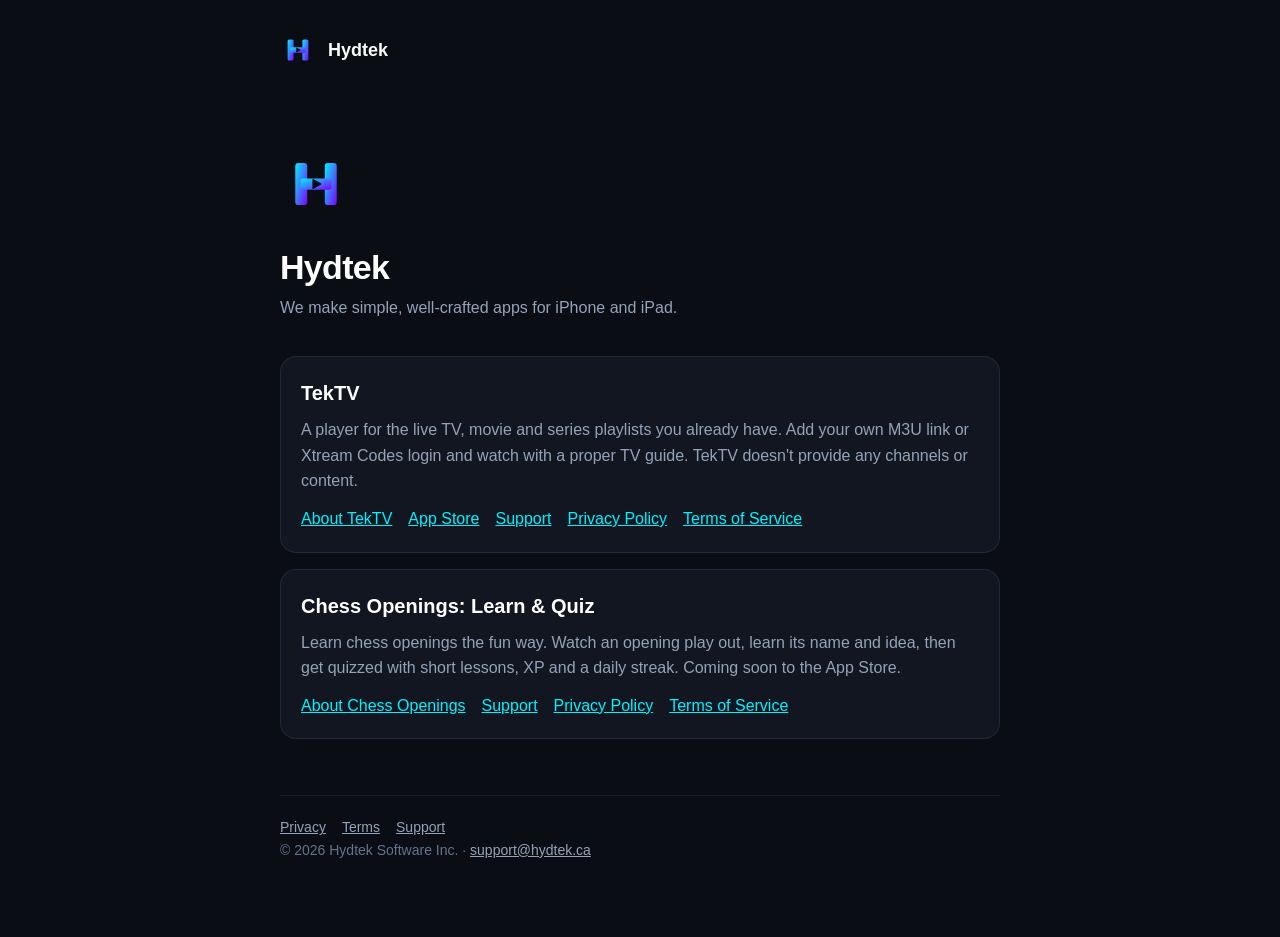
<file: index.html>
<!doctype html>
<html lang="en">
<head>
<meta charset="utf-8">
<meta name="viewport" content="width=device-width, initial-scale=1">
<title>Hydtek</title>
<meta name="description" content="Hydtek makes apps for iPhone and iPad.">
<meta name="color-scheme" content="dark">
<link rel="icon" href="/favicon.svg" type="image/svg+xml">
<link rel="canonical" href="https://hydtek.ca/">
<link rel="stylesheet" href="/style.css">
</head>
<body>
<div class="wrap">
<header class="site"><a href="/"><img class="mark" src="/mark.svg" alt=""> Hydtek</a></header>
<section class="hero">
<img class="mark" src="/mark.svg" alt="">
<h1>Hydtek</h1>
<p>We make simple, well-crafted apps for iPhone and iPad.</p>
</section>
<div class="card">
<h2><a href="/tvplayer/" style="color:inherit;text-decoration:none">TekTV</a></h2>
<p>A player for the live TV, movie and series playlists you already have. Add your own M3U link or Xtream Codes login and watch with a proper TV guide. TekTV doesn't provide any channels or content.</p>
<nav class="links">
<a href="/tvplayer/">About TekTV</a>
<a href="https://apps.apple.com/app/id6820786793">App Store</a>
<a href="/tvplayer/support/">Support</a>
<a href="/tvplayer/privacy/">Privacy Policy</a>
<a href="/tvplayer/terms/">Terms of Service</a>
</nav>
</div>
<div class="card">
<h2><a href="/chessopenings/" style="color:inherit;text-decoration:none">Chess Openings: Learn &amp; Quiz</a></h2>
<p>Learn chess openings the fun way. Watch an opening play out, learn its name and idea, then get quizzed with short lessons, XP and a daily streak. Coming soon to the App Store.</p>
<nav class="links">
<a href="/chessopenings/">About Chess Openings</a>
<a href="/chessopenings/support/">Support</a>
<a href="/chessopenings/privacy/">Privacy Policy</a>
<a href="/chessopenings/terms/">Terms of Service</a>
</nav>
</div>
<footer class="site">
<a href="/tvplayer/privacy/">Privacy</a><a href="/tvplayer/terms/">Terms</a><a href="/tvplayer/support/">Support</a>
<p>© 2026 Hydtek Software Inc. · <a href="mailto:support@hydtek.ca">support@hydtek.ca</a></p>
</footer>
</div>
</body>
</html>
</file>
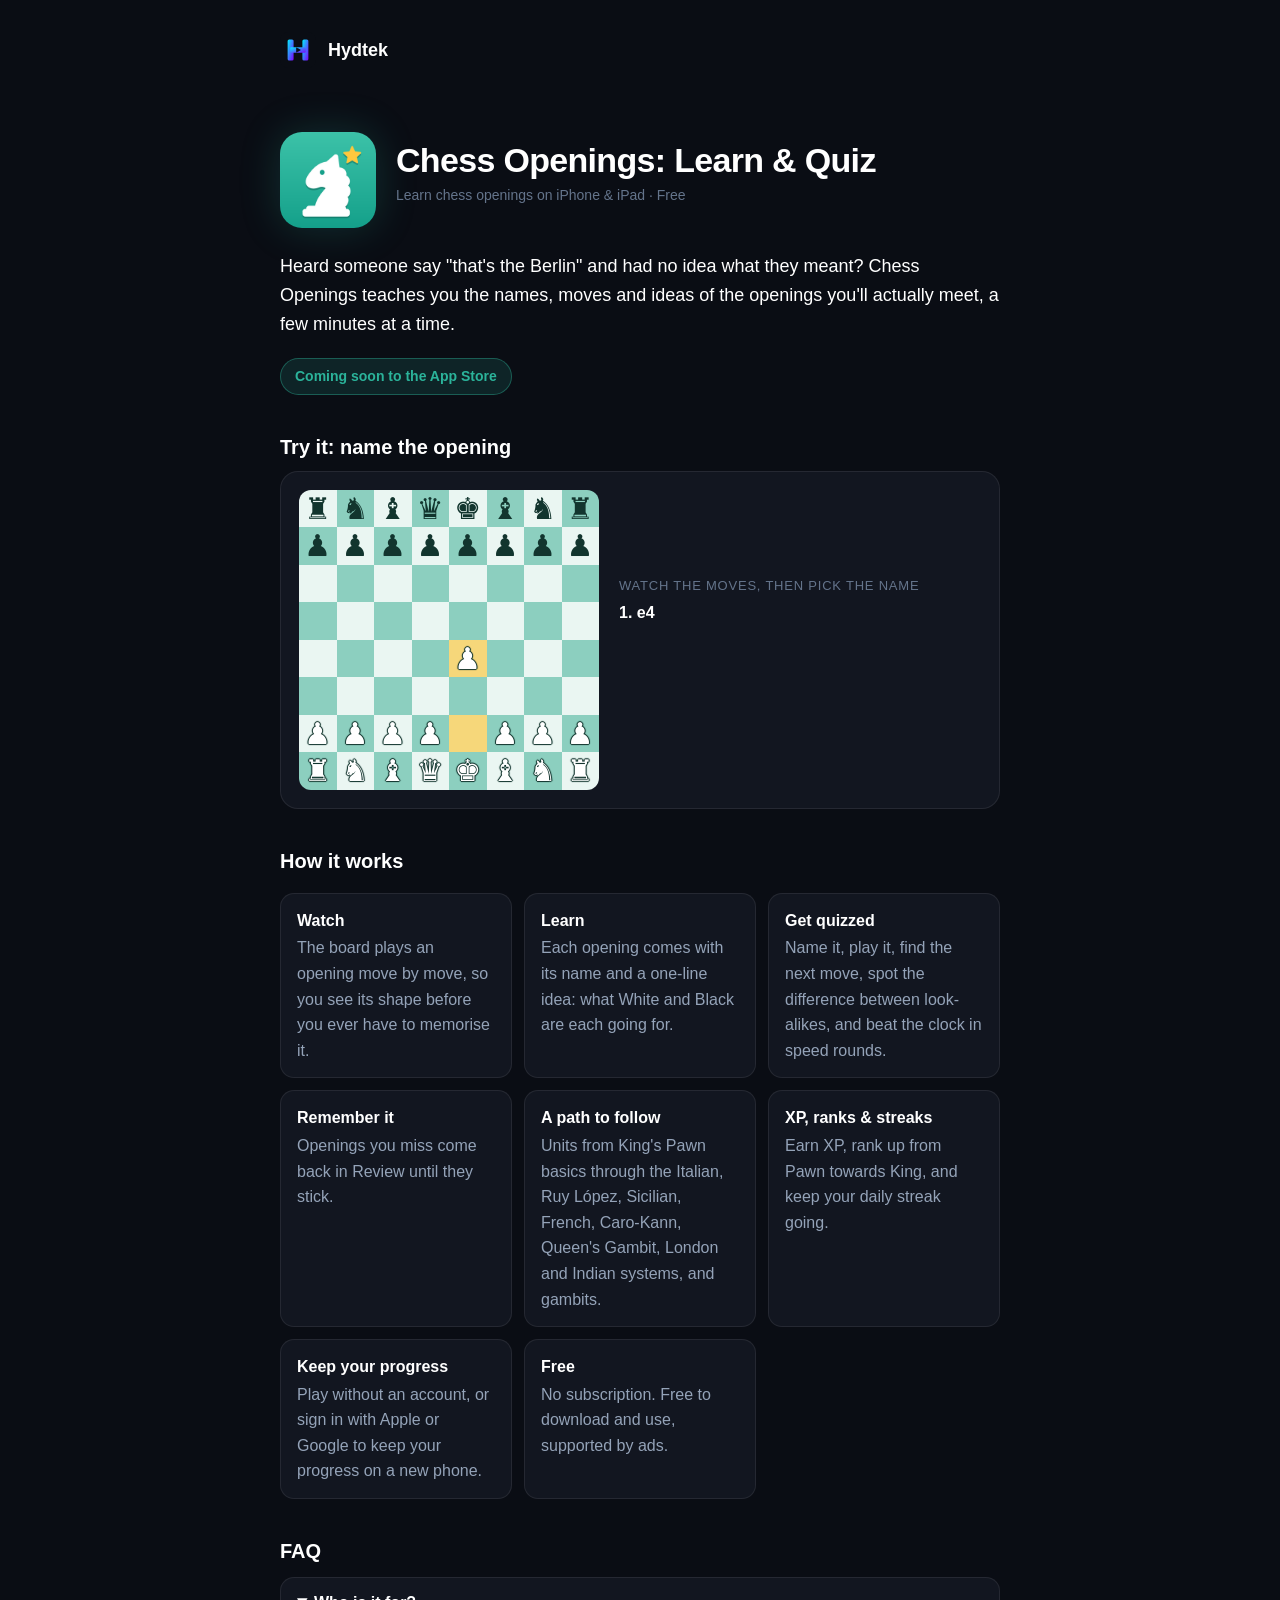
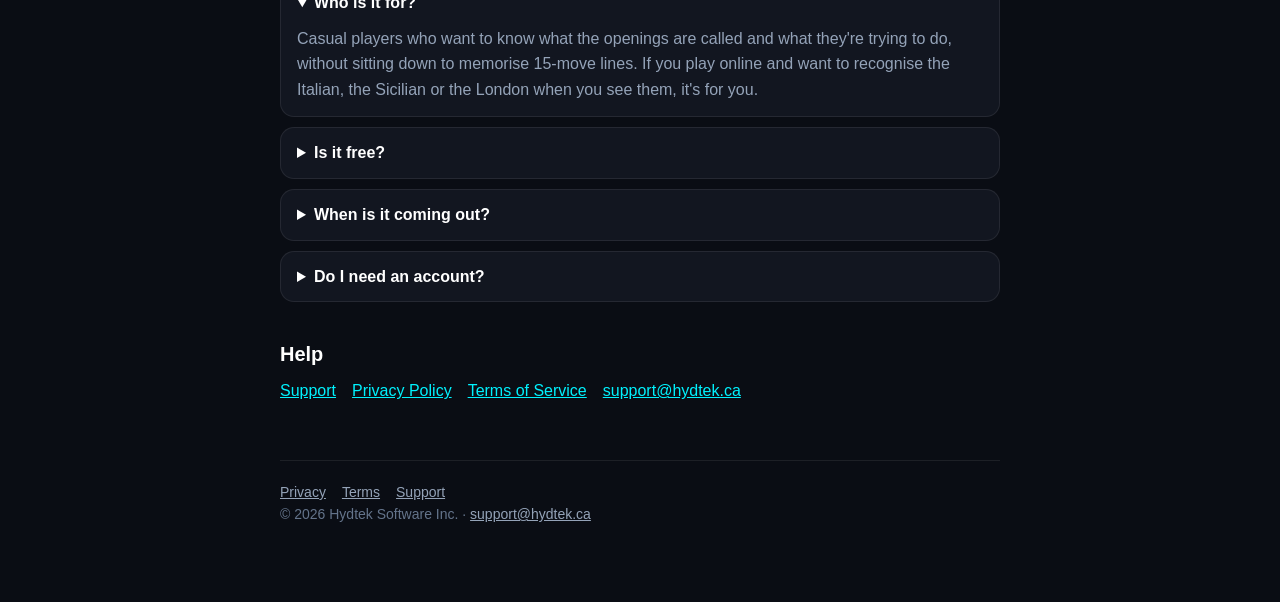
<file: chessopenings/index.html>
<!doctype html>
<html lang="en">
<head>
<meta charset="utf-8">
<meta name="viewport" content="width=device-width, initial-scale=1">
<title>Chess Openings: Learn &amp; Quiz – Learn Chess Openings for iPhone and iPad</title>
<meta name="description" content="Chess Openings: Learn & Quiz teaches you chess opening names, moves and ideas with short lessons and quizzes, XP, ranks and a daily streak. Free for iPhone and iPad. Coming soon to the App Store.">
<meta name="color-scheme" content="dark">
<link rel="canonical" href="https://hydtek.ca/chessopenings/">
<link rel="icon" href="/favicon.svg" type="image/svg+xml">
<link rel="apple-touch-icon" href="/chessopenings/img/chess-icon.png">
<meta property="og:type" content="website">
<meta property="og:site_name" content="Hydtek">
<meta property="og:title" content="Chess Openings: Learn &amp; Quiz">
<meta property="og:description" content="Watch an opening play out, learn its name and idea, then get quizzed. Short lessons, XP and a daily streak. Free for iPhone and iPad.">
<meta property="og:url" content="https://hydtek.ca/chessopenings/">
<meta property="og:image" content="https://hydtek.ca/chessopenings/img/chess-og.jpg">
<meta name="twitter:card" content="summary">
<link rel="stylesheet" href="/style.css">
<style>
:root { --teal: #2bb39a; --teal-soft: rgba(43, 179, 154, 0.14); --sq-light: #eaf6f2; --sq-dark: #8ccfbf; }
.app-head { display: flex; gap: 20px; align-items: center; padding: 24px 0 8px; }
.app-head img.icon { width: 96px; height: 96px; border-radius: 22px; flex: none; box-shadow: 0 0 40px rgba(43, 179, 154, 0.22); }
.app-head h1 { margin: 0 0 4px; }
.lede { font-size: 18px; color: var(--text); margin: 16px 0 20px; }
.soon { display: inline-block; background: var(--teal-soft); color: var(--teal); border: 1px solid rgba(43, 179, 154, 0.4); border-radius: 999px; padding: 6px 14px; font-weight: 600; font-size: 14px; }
.features { list-style: none; padding: 0; display: grid; grid-template-columns: repeat(auto-fit, minmax(220px, 1fr)); gap: 12px; }
.features li { background: var(--surface); border: 1px solid var(--border); border-radius: 14px; padding: 14px 16px; margin: 0; }
.features strong { display: block; margin-bottom: 2px; }
details { background: var(--surface); border: 1px solid var(--border); border-radius: 14px; padding: 12px 16px; margin: 10px 0; }
details summary { color: var(--text); font-weight: 600; cursor: pointer; }
details p { margin: 10px 0 2px; }

/* Try it: a tiny "Name it" quiz */
.play { background: var(--surface); border: 1px solid var(--border); border-radius: 18px; padding: 18px; display: grid; grid-template-columns: minmax(0, 300px) 1fr; gap: 20px; align-items: center; }
.board { display: grid; grid-template-columns: repeat(8, 1fr); grid-template-rows: repeat(8, 1fr); aspect-ratio: 1; border-radius: 12px; overflow: hidden; width: 100%; max-width: 300px; }
.board div { display: flex; align-items: center; justify-content: center; font-size: clamp(20px, 6.4vw, 30px); line-height: 1; transition: background-color .25s; font-family: "Apple Symbols", "Segoe UI Symbol", "DejaVu Sans", serif; }
.board .l { background: var(--sq-light); }
.board .d { background: var(--sq-dark); }
.board .hl { background: #f6d77a; }
.board .hl.d { background: #e9c25a; }
.board .w { color: #fff; text-shadow: 0 0 1px #12352e, 0 0 1px #12352e, 0 1px 1px #12352e, 1px 0 1px #12352e, -1px 0 1px #12352e, 0 -1px 1px #12352e; }
.board .b { color: #12352e; }
.quiz .q { color: var(--muted); font-size: 13px; text-transform: uppercase; letter-spacing: .06em; margin: 0 0 4px; }
.quiz .moves { color: var(--text); font-weight: 600; min-height: 1.6em; margin: 0 0 12px; font-variant-numeric: tabular-nums; }
.opts { display: grid; gap: 8px; }
.opts button { font: inherit; font-weight: 600; text-align: left; color: var(--text); background: var(--raised); border: 1px solid var(--border); border-bottom-width: 3px; border-radius: 12px; padding: 10px 14px; cursor: pointer; transition: transform .08s, background .2s, border-color .2s; }
.opts button:hover:not(:disabled) { border-color: rgba(43, 179, 154, 0.6); }
.opts button:active:not(:disabled) { transform: translateY(2px); }
.opts button:disabled { cursor: default; opacity: .55; }
.opts button.right { background: var(--teal); border-color: #1d8c78; color: #fff; opacity: 1; }
.opts button.wrong { background: #3a1f28; border-color: #8a3a4c; opacity: 1; }
.result { min-height: 3.2em; margin: 12px 0 0; font-size: 15px; }
.result strong { color: var(--teal); }
.score { color: var(--muted); font-size: 13px; margin: 6px 0 0; }
@media (max-width: 560px) { .play { grid-template-columns: 1fr; } .board { margin: 0 auto; } }
@media (max-width: 480px) { .app-head img.icon { width: 72px; height: 72px; border-radius: 16px; } }
@media (prefers-reduced-motion: reduce) { .board div, .opts button { transition: none; } }
</style>
<script type="application/ld+json">
{
  "@context": "https://schema.org",
  "@type": "SoftwareApplication",
  "name": "Chess Openings: Learn & Quiz",
  "description": "Learn chess openings with short lessons and quizzes for iPhone and iPad: watch an opening play out, learn its name and idea, then get quizzed, with XP, ranks, a daily streak and spaced review. Free with ads.",
  "operatingSystem": "iOS, iPadOS",
  "applicationCategory": "EducationalApplication",
  "url": "https://hydtek.ca/chessopenings/",
  "image": "https://hydtek.ca/chessopenings/img/chess-og.jpg",
  "offers": { "@type": "Offer", "price": "0", "priceCurrency": "USD" },
  "publisher": { "@type": "Organization", "name": "Hydtek Software Inc.", "url": "https://hydtek.ca/", "email": "support@hydtek.ca" },
  "author": { "@type": "Organization", "name": "Hydtek Software Inc." }
}
</script>
</head>
<body>
<div class="wrap">
<header class="site"><a href="/"><img class="mark" src="/mark.svg" alt=""> Hydtek</a></header>

<section class="app-head">
<img class="icon" src="/chessopenings/img/chess-icon.png" alt="Chess Openings app icon: a knight with a star">
<div>
<h1>Chess Openings: Learn &amp; Quiz</h1>
<p class="meta">Learn chess openings on iPhone &amp; iPad · Free</p>
</div>
</section>

<p class="lede">Heard someone say "that's the Berlin" and had no idea what they meant? Chess Openings teaches you the names, moves and ideas of the openings you'll actually meet, a few minutes at a time.</p>

<span class="soon">Coming soon to the App Store</span>

<h2>Try it: name the opening</h2>
<div class="play" id="play">
<div class="board" id="board" role="img" aria-label="Chess board playing an opening"></div>
<div class="quiz">
<p class="q">Watch the moves, then pick the name</p>
<p class="moves" id="moves" aria-live="polite"></p>
<div class="opts" id="opts"></div>
<p class="result" id="result" aria-live="polite"></p>
<p class="score" id="score"></p>
</div>
</div>

<h2>How it works</h2>
<ul class="features">
<li><strong>Watch</strong>The board plays an opening move by move, so you see its shape before you ever have to memorise it.</li>
<li><strong>Learn</strong>Each opening comes with its name and a one-line idea: what White and Black are each going for.</li>
<li><strong>Get quizzed</strong>Name it, play it, find the next move, spot the difference between look-alikes, and beat the clock in speed rounds.</li>
<li><strong>Remember it</strong>Openings you miss come back in Review until they stick.</li>
<li><strong>A path to follow</strong>Units from King's Pawn basics through the Italian, Ruy López, Sicilian, French, Caro-Kann, Queen's Gambit, London and Indian systems, and gambits.</li>
<li><strong>XP, ranks &amp; streaks</strong>Earn XP, rank up from Pawn towards King, and keep your daily streak going.</li>
<li><strong>Keep your progress</strong>Play without an account, or sign in with Apple or Google to keep your progress on a new phone.</li>
<li><strong>Free</strong>No subscription. Free to download and use, supported by ads.</li>
</ul>

<h2>FAQ</h2>
<details open><summary>Who is it for?</summary><p>Casual players who want to know what the openings are called and what they're trying to do, without sitting down to memorise 15-move lines. If you play online and want to recognise the Italian, the Sicilian or the London when you see them, it's for you.</p></details>
<details><summary>Is it free?</summary><p>Yes. Chess Openings: Learn &amp; Quiz is free to download and use, and is supported by ads. There is no subscription.</p></details>
<details><summary>When is it coming out?</summary><p>Soon, for iPhone and iPad. This page will link to the App Store as soon as it's live.</p></details>
<details><summary>Do I need an account?</summary><p>No. You can learn and play without one. Signing in with Apple or Google saves your progress to your account so it comes back on a new device. See the <a href="/chessopenings/privacy/">Privacy Policy</a> for details.</p></details>

<h2>Help</h2>
<nav class="links">
<a href="/chessopenings/support/">Support</a>
<a href="/chessopenings/privacy/">Privacy Policy</a>
<a href="/chessopenings/terms/">Terms of Service</a>
<a href="mailto:support@hydtek.ca">support@hydtek.ca</a>
</nav>

<footer class="site">
<a href="/chessopenings/privacy/">Privacy</a><a href="/chessopenings/terms/">Terms</a><a href="/chessopenings/support/">Support</a>
<p>© 2026 Hydtek Software Inc. · <a href="mailto:support@hydtek.ca">support@hydtek.ca</a></p>
</footer>
</div>

<script>
(function () {
  var V = "︎";
  var GLYPH = { k: "♚", q: "♛", r: "♜", b: "♝", n: "♞", p: "♟" };
  var OPENINGS = [
    { name: "Ruy López", moves: ["e2e4", "e7e5", "g1f3", "b8c6", "f1b5"], san: "1. e4 e5 2. Nf3 Nc6 3. Bb5", idea: "White's bishop pressures the knight that defends e5." },
    { name: "Italian Game", moves: ["e2e4", "e7e5", "g1f3", "b8c6", "f1c4"], san: "1. e4 e5 2. Nf3 Nc6 3. Bc4", idea: "White's bishop aims straight at Black's weak f7 square." },
    { name: "Sicilian Defense", moves: ["e2e4", "c7c5"], san: "1. e4 c5", idea: "Black fights for the centre from the side and plays for a win." },
    { name: "French Defense", moves: ["e2e4", "e7e6", "d2d4", "d7d5"], san: "1. e4 e6 2. d4 d5", idea: "Black builds a solid pawn chain and strikes back at White's centre." },
    { name: "Caro-Kann Defense", moves: ["e2e4", "c7c6", "d2d4", "d7d5"], san: "1. e4 c6 2. d4 d5", idea: "Like the French, but Black keeps the light-squared bishop free." },
    { name: "Queen's Gambit", moves: ["d2d4", "d7d5", "c2c4"], san: "1. d4 d5 2. c4", idea: "White offers a pawn to pull Black's d-pawn away from the centre." },
    { name: "Scandinavian Defense", moves: ["e2e4", "d7d5"], san: "1. e4 d5", idea: "Black challenges e4 at once and brings the queen out early." },
    { name: "King's Gambit", moves: ["e2e4", "e7e5", "f2f4"], san: "1. e4 e5 2. f4", idea: "White gives up a pawn for fast development and an attack on f7." }
  ];
  var boardEl = document.getElementById("board"), movesEl = document.getElementById("moves"),
      optsEl = document.getElementById("opts"), resultEl = document.getElementById("result"), scoreEl = document.getElementById("score");
  var reduce = window.matchMedia && window.matchMedia("(prefers-reduced-motion: reduce)").matches;
  var cells = [], pos, timers = [], right = 0, played = 0, last = -1;

  for (var r = 0; r < 8; r++) for (var f = 0; f < 8; f++) {
    var c = document.createElement("div");
    c.className = (r + f) % 2 ? "d" : "l";
    boardEl.appendChild(c); cells.push(c);
  }
  function start() {
    var back = "rnbqkbnr";
    pos = {};
    for (var f = 0; f < 8; f++) {
      var file = "abcdefgh"[f];
      pos[file + "8"] = "b" + back[f]; pos[file + "7"] = "bp";
      pos[file + "2"] = "wp"; pos[file + "1"] = "w" + back[f];
    }
  }
  function idx(sq) { return (8 - +sq[1]) * 8 + "abcdefgh".indexOf(sq[0]); }
  function draw(hl) {
    cells.forEach(function (c, i) {
      var sq = "abcdefgh"[i % 8] + (8 - Math.floor(i / 8)), p = pos[sq];
      c.textContent = p ? GLYPH[p[1]] + V : "";
      c.className = ((Math.floor(i / 8) + i % 8) % 2 ? "d" : "l") + (p ? " " + p[0] : "") + (hl && hl.indexOf(sq) >= 0 ? " hl" : "");
    });
  }
  function later(fn, ms) { timers.push(setTimeout(fn, reduce ? 0 : ms)); }
  function shuffle(a) { for (var i = a.length - 1; i > 0; i--) { var j = Math.floor(Math.random() * (i + 1)), t = a[i]; a[i] = a[j]; a[j] = t; } return a; }

  function round() {
    timers.forEach(clearTimeout); timers = [];
    var n; do { n = Math.floor(Math.random() * OPENINGS.length); } while (n === last); last = n;
    var o = OPENINGS[n];
    start(); draw(); movesEl.textContent = ""; resultEl.textContent = ""; optsEl.innerHTML = "";
    var parts = o.san.split(" "), shown = [], si = 0;
    o.moves.forEach(function (m, i) {
      later(function () {
        var from = m.slice(0, 2), to = m.slice(2);
        pos[to] = pos[from]; delete pos[from]; draw([from, to]);
        if (parts[si] && /\.$/.test(parts[si])) shown.push(parts[si++]);
        shown.push(parts[si++]); movesEl.textContent = shown.join(" ");
      }, 700 + i * 850);
    });
    later(function () { ask(o); }, 700 + o.moves.length * 850);
  }
  function ask(o) {
    var others = shuffle(OPENINGS.filter(function (x) { return x !== o; })).slice(0, 2);
    shuffle([o].concat(others)).forEach(function (x) {
      var b = document.createElement("button");
      b.type = "button"; b.textContent = x.name;
      b.onclick = function () { answer(o, x, b); };
      optsEl.appendChild(b);
    });
  }
  function answer(o, pick, btn) {
    played++;
    var buttons = optsEl.querySelectorAll("button");
    buttons.forEach(function (b) { b.disabled = true; if (b.textContent === o.name) b.classList.add("right"); });
    if (pick === o) { right++; resultEl.innerHTML = "<strong>Correct!</strong> " + o.idea; }
    else { btn.classList.add("wrong"); resultEl.innerHTML = "That's the <strong>" + o.name + "</strong>. " + o.idea; }
    scoreEl.textContent = right + " of " + played + " right · next one coming up";
    timers.push(setTimeout(round, 3800));
  }
  round();
})();
</script>
</body>
</html>
</file>
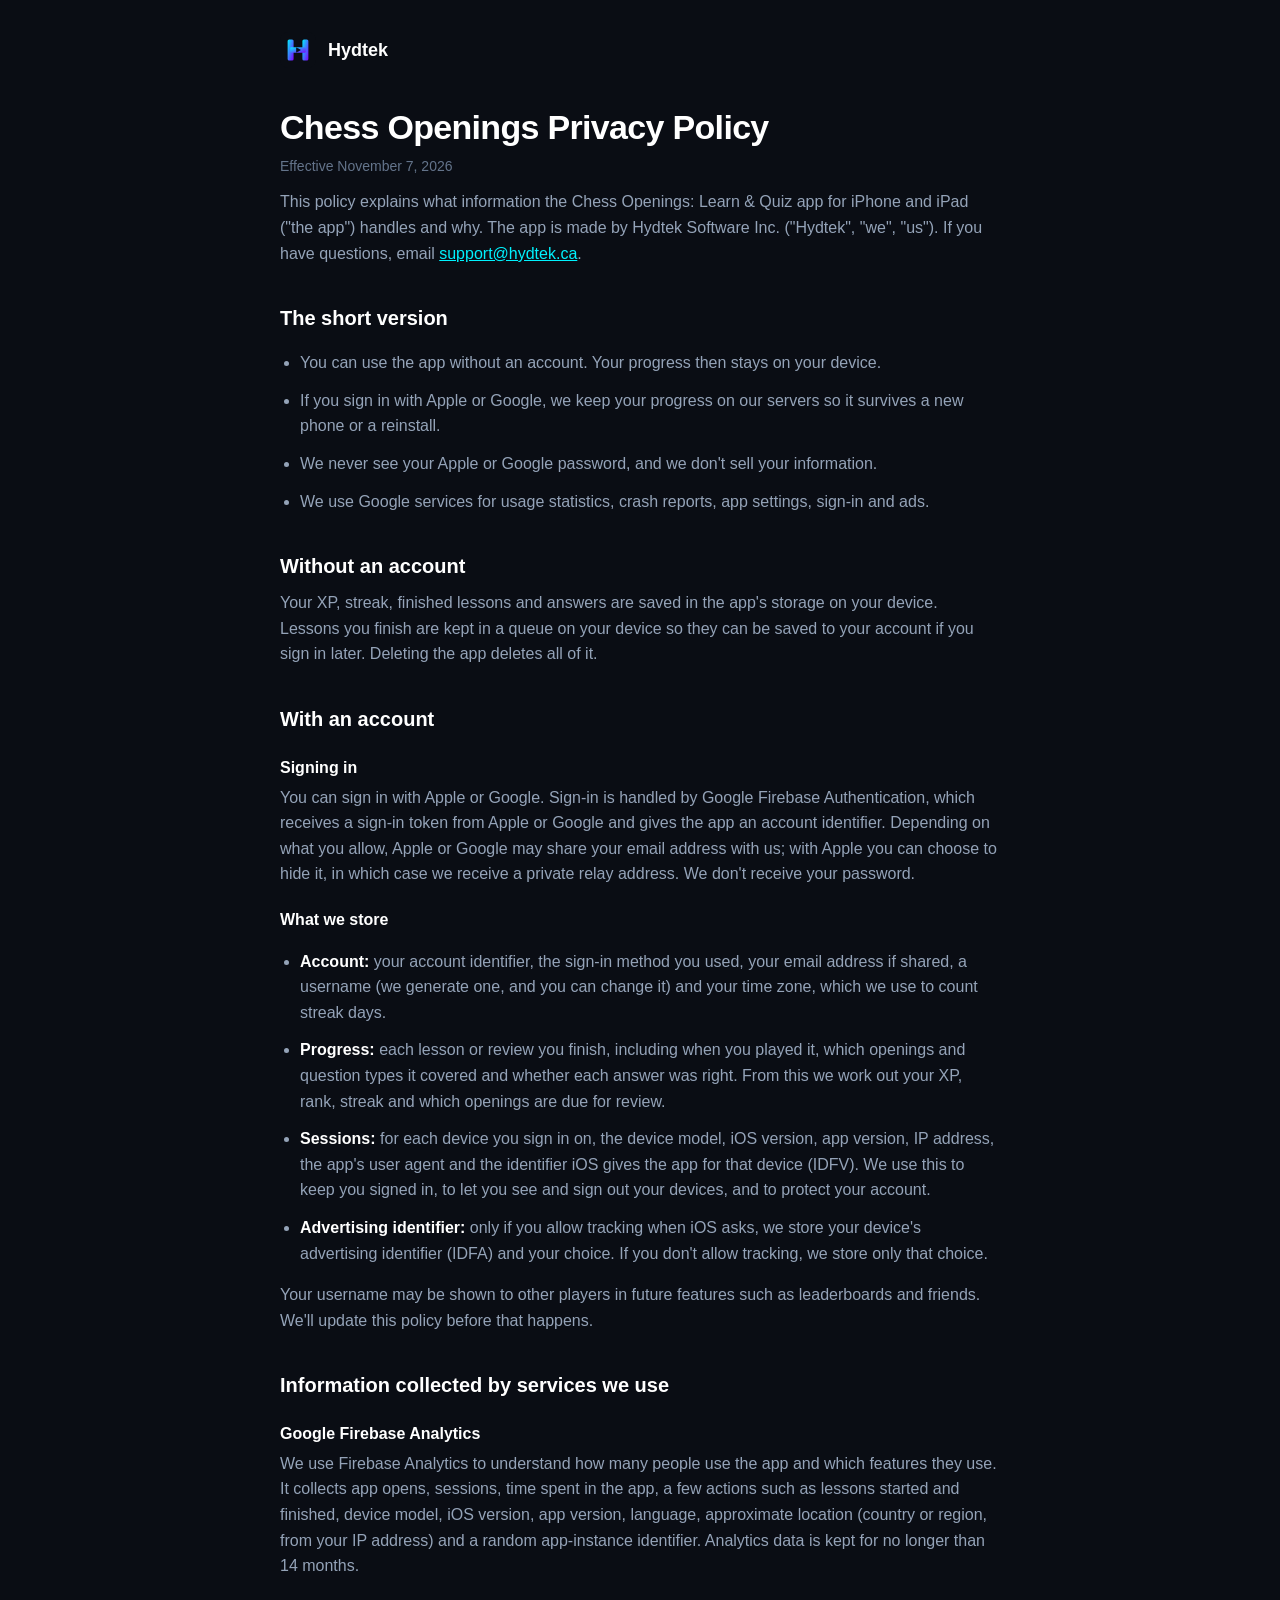
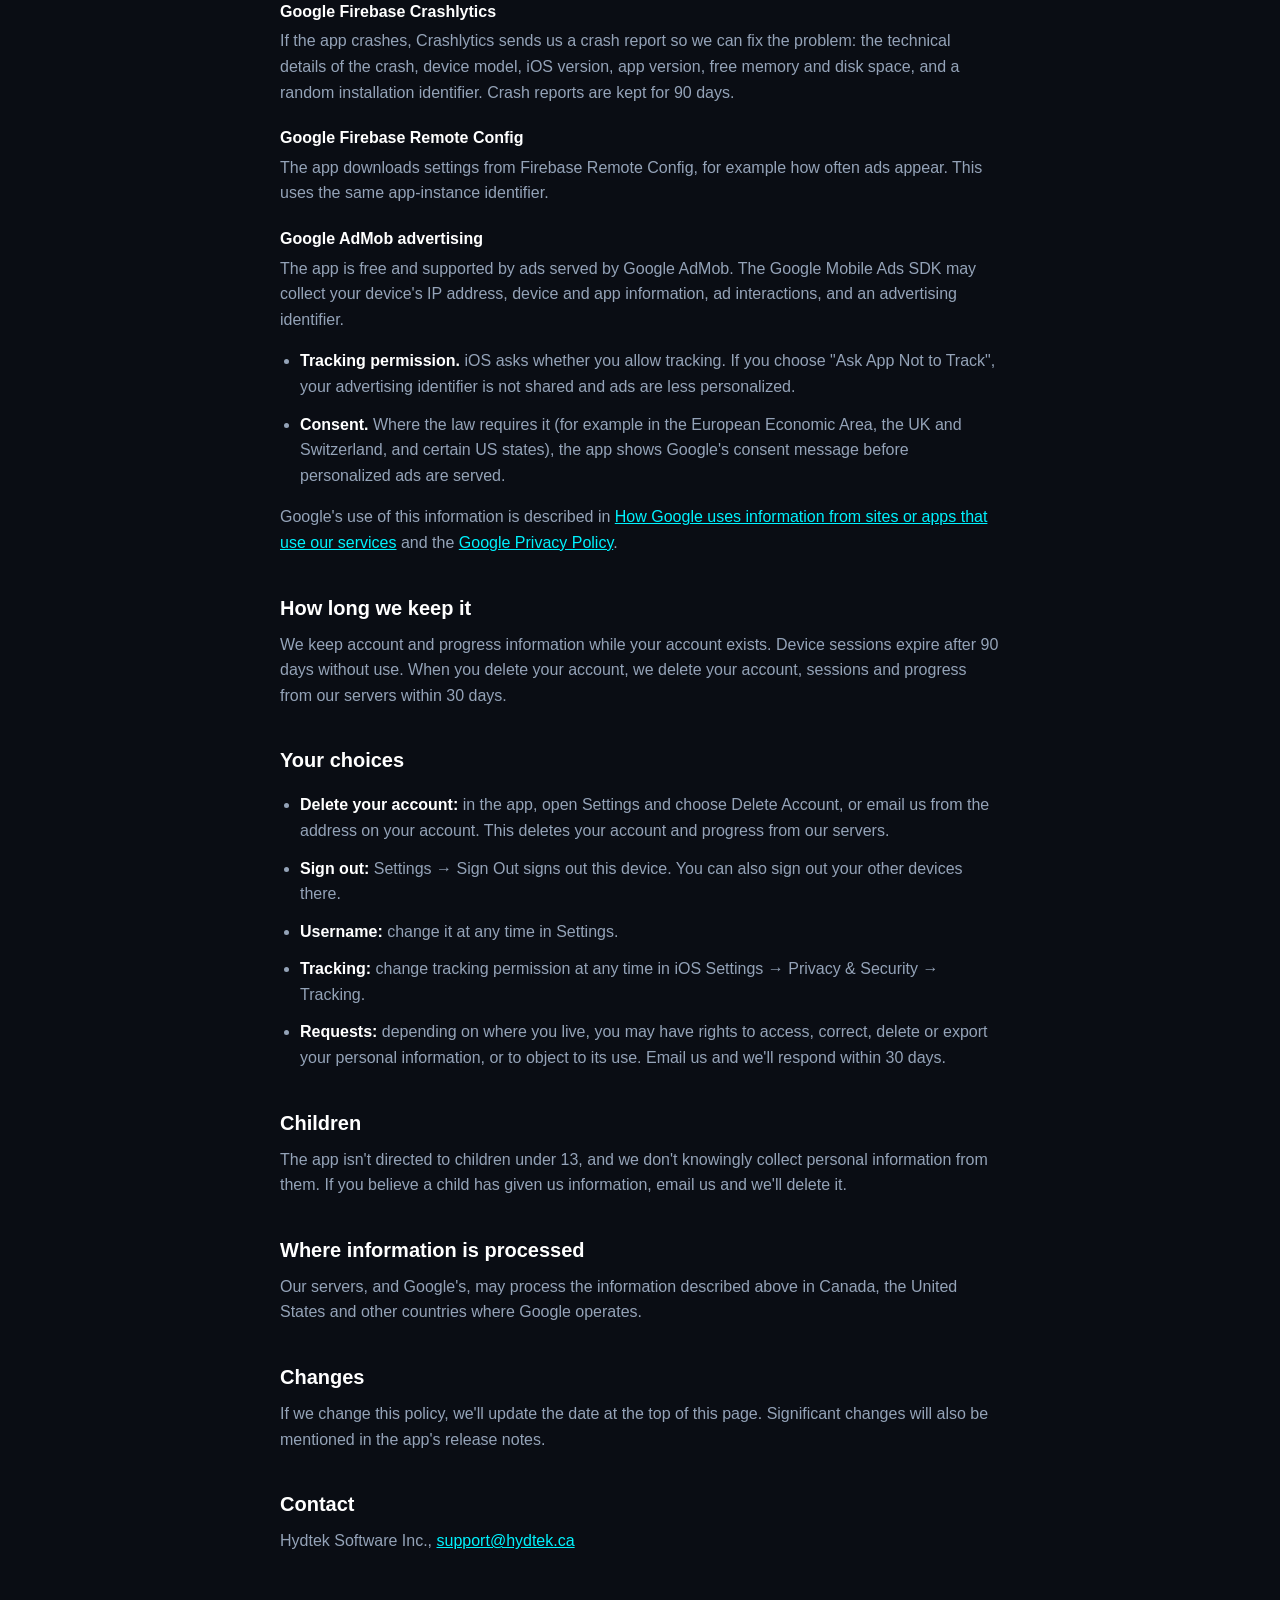
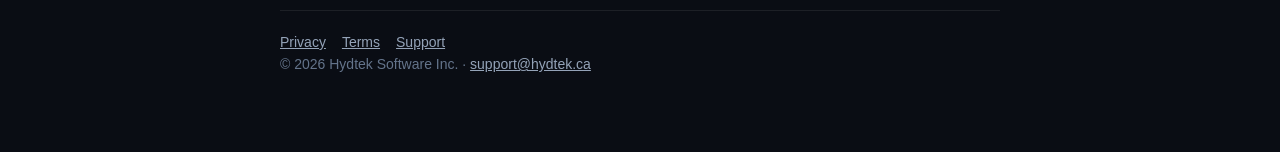
<file: chessopenings/privacy/index.html>
<!doctype html>
<html lang="en">
<head>
<meta charset="utf-8">
<meta name="viewport" content="width=device-width, initial-scale=1">
<title>Chess Openings Privacy Policy · Hydtek</title>
<meta name="description" content="How Chess Openings: Learn &amp; Quiz handles your information.">
<meta name="color-scheme" content="dark">
<link rel="icon" href="/favicon.svg" type="image/svg+xml">
<link rel="canonical" href="https://hydtek.ca/chessopenings/privacy/">
<link rel="stylesheet" href="/style.css">
</head>
<body>
<div class="wrap">
<header class="site"><a href="/"><img class="mark" src="/mark.svg" alt=""> Hydtek</a></header>
<h1>Chess Openings Privacy Policy</h1>
<p class="meta">Effective November 7, 2026</p>

<p>This policy explains what information the Chess Openings: Learn &amp; Quiz app for iPhone and iPad ("the app") handles and why. The app is made by Hydtek Software Inc. ("Hydtek", "we", "us"). If you have questions, email <a href="mailto:support@hydtek.ca">support@hydtek.ca</a>.</p>

<h2>The short version</h2>
<ul>
<li>You can use the app without an account. Your progress then stays on your device.</li>
<li>If you sign in with Apple or Google, we keep your progress on our servers so it survives a new phone or a reinstall.</li>
<li>We never see your Apple or Google password, and we don't sell your information.</li>
<li>We use Google services for usage statistics, crash reports, app settings, sign-in and ads.</li>
</ul>

<h2>Without an account</h2>
<p>Your XP, streak, finished lessons and answers are saved in the app's storage on your device. Lessons you finish are kept in a queue on your device so they can be saved to your account if you sign in later. Deleting the app deletes all of it.</p>

<h2>With an account</h2>
<h3>Signing in</h3>
<p>You can sign in with Apple or Google. Sign-in is handled by Google Firebase Authentication, which receives a sign-in token from Apple or Google and gives the app an account identifier. Depending on what you allow, Apple or Google may share your email address with us; with Apple you can choose to hide it, in which case we receive a private relay address. We don't receive your password.</p>

<h3>What we store</h3>
<ul>
<li><strong>Account:</strong> your account identifier, the sign-in method you used, your email address if shared, a username (we generate one, and you can change it) and your time zone, which we use to count streak days.</li>
<li><strong>Progress:</strong> each lesson or review you finish, including when you played it, which openings and question types it covered and whether each answer was right. From this we work out your XP, rank, streak and which openings are due for review.</li>
<li><strong>Sessions:</strong> for each device you sign in on, the device model, iOS version, app version, IP address, the app's user agent and the identifier iOS gives the app for that device (IDFV). We use this to keep you signed in, to let you see and sign out your devices, and to protect your account.</li>
<li><strong>Advertising identifier:</strong> only if you allow tracking when iOS asks, we store your device's advertising identifier (IDFA) and your choice. If you don't allow tracking, we store only that choice.</li>
</ul>
<p>Your username may be shown to other players in future features such as leaderboards and friends. We'll update this policy before that happens.</p>

<h2>Information collected by services we use</h2>
<h3>Google Firebase Analytics</h3>
<p>We use Firebase Analytics to understand how many people use the app and which features they use. It collects app opens, sessions, time spent in the app, a few actions such as lessons started and finished, device model, iOS version, app version, language, approximate location (country or region, from your IP address) and a random app-instance identifier. Analytics data is kept for no longer than 14 months.</p>

<h3>Google Firebase Crashlytics</h3>
<p>If the app crashes, Crashlytics sends us a crash report so we can fix the problem: the technical details of the crash, device model, iOS version, app version, free memory and disk space, and a random installation identifier. Crash reports are kept for 90 days.</p>

<h3>Google Firebase Remote Config</h3>
<p>The app downloads settings from Firebase Remote Config, for example how often ads appear. This uses the same app-instance identifier.</p>

<h3>Google AdMob advertising</h3>
<p>The app is free and supported by ads served by Google AdMob. The Google Mobile Ads SDK may collect your device's IP address, device and app information, ad interactions, and an advertising identifier.</p>
<ul>
<li><strong>Tracking permission.</strong> iOS asks whether you allow tracking. If you choose "Ask App Not to Track", your advertising identifier is not shared and ads are less personalized.</li>
<li><strong>Consent.</strong> Where the law requires it (for example in the European Economic Area, the UK and Switzerland, and certain US states), the app shows Google's consent message before personalized ads are served.</li>
</ul>
<p>Google's use of this information is described in <a href="https://policies.google.com/technologies/partner-sites">How Google uses information from sites or apps that use our services</a> and the <a href="https://policies.google.com/privacy">Google Privacy Policy</a>.</p>

<h2>How long we keep it</h2>
<p>We keep account and progress information while your account exists. Device sessions expire after 90 days without use. When you delete your account, we delete your account, sessions and progress from our servers within 30 days.</p>

<h2>Your choices</h2>
<ul>
<li><strong>Delete your account:</strong> in the app, open Settings and choose Delete Account, or email us from the address on your account. This deletes your account and progress from our servers.</li>
<li><strong>Sign out:</strong> Settings → Sign Out signs out this device. You can also sign out your other devices there.</li>
<li><strong>Username:</strong> change it at any time in Settings.</li>
<li><strong>Tracking:</strong> change tracking permission at any time in iOS Settings → Privacy &amp; Security → Tracking.</li>
<li><strong>Requests:</strong> depending on where you live, you may have rights to access, correct, delete or export your personal information, or to object to its use. Email us and we'll respond within 30 days.</li>
</ul>

<h2>Children</h2>
<p>The app isn't directed to children under 13, and we don't knowingly collect personal information from them. If you believe a child has given us information, email us and we'll delete it.</p>

<h2>Where information is processed</h2>
<p>Our servers, and Google's, may process the information described above in Canada, the United States and other countries where Google operates.</p>

<h2>Changes</h2>
<p>If we change this policy, we'll update the date at the top of this page. Significant changes will also be mentioned in the app's release notes.</p>

<h2>Contact</h2>
<p>Hydtek Software Inc., <a href="mailto:support@hydtek.ca">support@hydtek.ca</a></p>
<footer class="site">
<a href="/chessopenings/privacy/">Privacy</a><a href="/chessopenings/terms/">Terms</a><a href="/chessopenings/support/">Support</a>
<p>© 2026 Hydtek Software Inc. · <a href="mailto:support@hydtek.ca">support@hydtek.ca</a></p>
</footer>
</div>
</body>
</html>
</file>
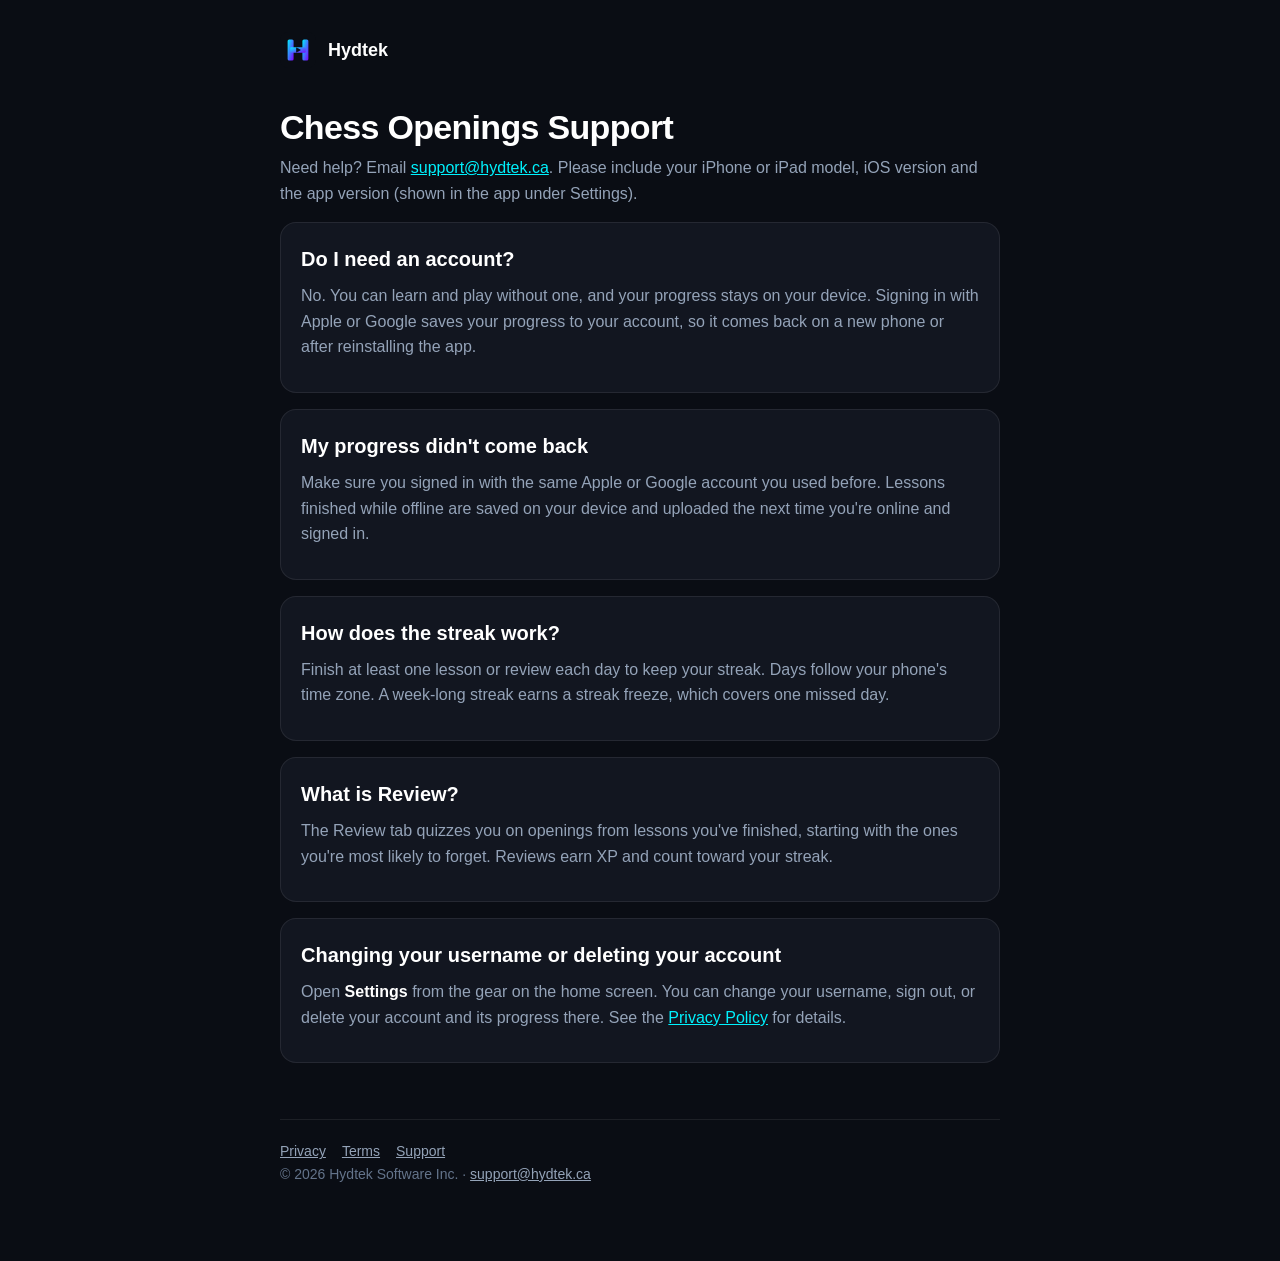
<file: chessopenings/support/index.html>
<!doctype html>
<html lang="en">
<head>
<meta charset="utf-8">
<meta name="viewport" content="width=device-width, initial-scale=1">
<title>Chess Openings Support · Hydtek</title>
<meta name="description" content="Help with Chess Openings: Learn &amp; Quiz.">
<meta name="color-scheme" content="dark">
<link rel="icon" href="/favicon.svg" type="image/svg+xml">
<link rel="canonical" href="https://hydtek.ca/chessopenings/support/">
<link rel="stylesheet" href="/style.css">
</head>
<body>
<div class="wrap">
<header class="site"><a href="/"><img class="mark" src="/mark.svg" alt=""> Hydtek</a></header>
<h1>Chess Openings Support</h1>
<p>Need help? Email <a href="mailto:support@hydtek.ca">support@hydtek.ca</a>. Please include your iPhone or iPad model, iOS version and the app version (shown in the app under Settings).</p>

<div class="card">
<h2>Do I need an account?</h2>
<p>No. You can learn and play without one, and your progress stays on your device. Signing in with Apple or Google saves your progress to your account, so it comes back on a new phone or after reinstalling the app.</p>
</div>

<div class="card">
<h2>My progress didn't come back</h2>
<p>Make sure you signed in with the same Apple or Google account you used before. Lessons finished while offline are saved on your device and uploaded the next time you're online and signed in.</p>
</div>

<div class="card">
<h2>How does the streak work?</h2>
<p>Finish at least one lesson or review each day to keep your streak. Days follow your phone's time zone. A week-long streak earns a streak freeze, which covers one missed day.</p>
</div>

<div class="card">
<h2>What is Review?</h2>
<p>The Review tab quizzes you on openings from lessons you've finished, starting with the ones you're most likely to forget. Reviews earn XP and count toward your streak.</p>
</div>

<div class="card">
<h2>Changing your username or deleting your account</h2>
<p>Open <strong>Settings</strong> from the gear on the home screen. You can change your username, sign out, or delete your account and its progress there. See the <a href="/chessopenings/privacy/">Privacy Policy</a> for details.</p>
</div>
<footer class="site">
<a href="/chessopenings/privacy/">Privacy</a><a href="/chessopenings/terms/">Terms</a><a href="/chessopenings/support/">Support</a>
<p>© 2026 Hydtek Software Inc. · <a href="mailto:support@hydtek.ca">support@hydtek.ca</a></p>
</footer>
</div>
</body>
</html>
</file>
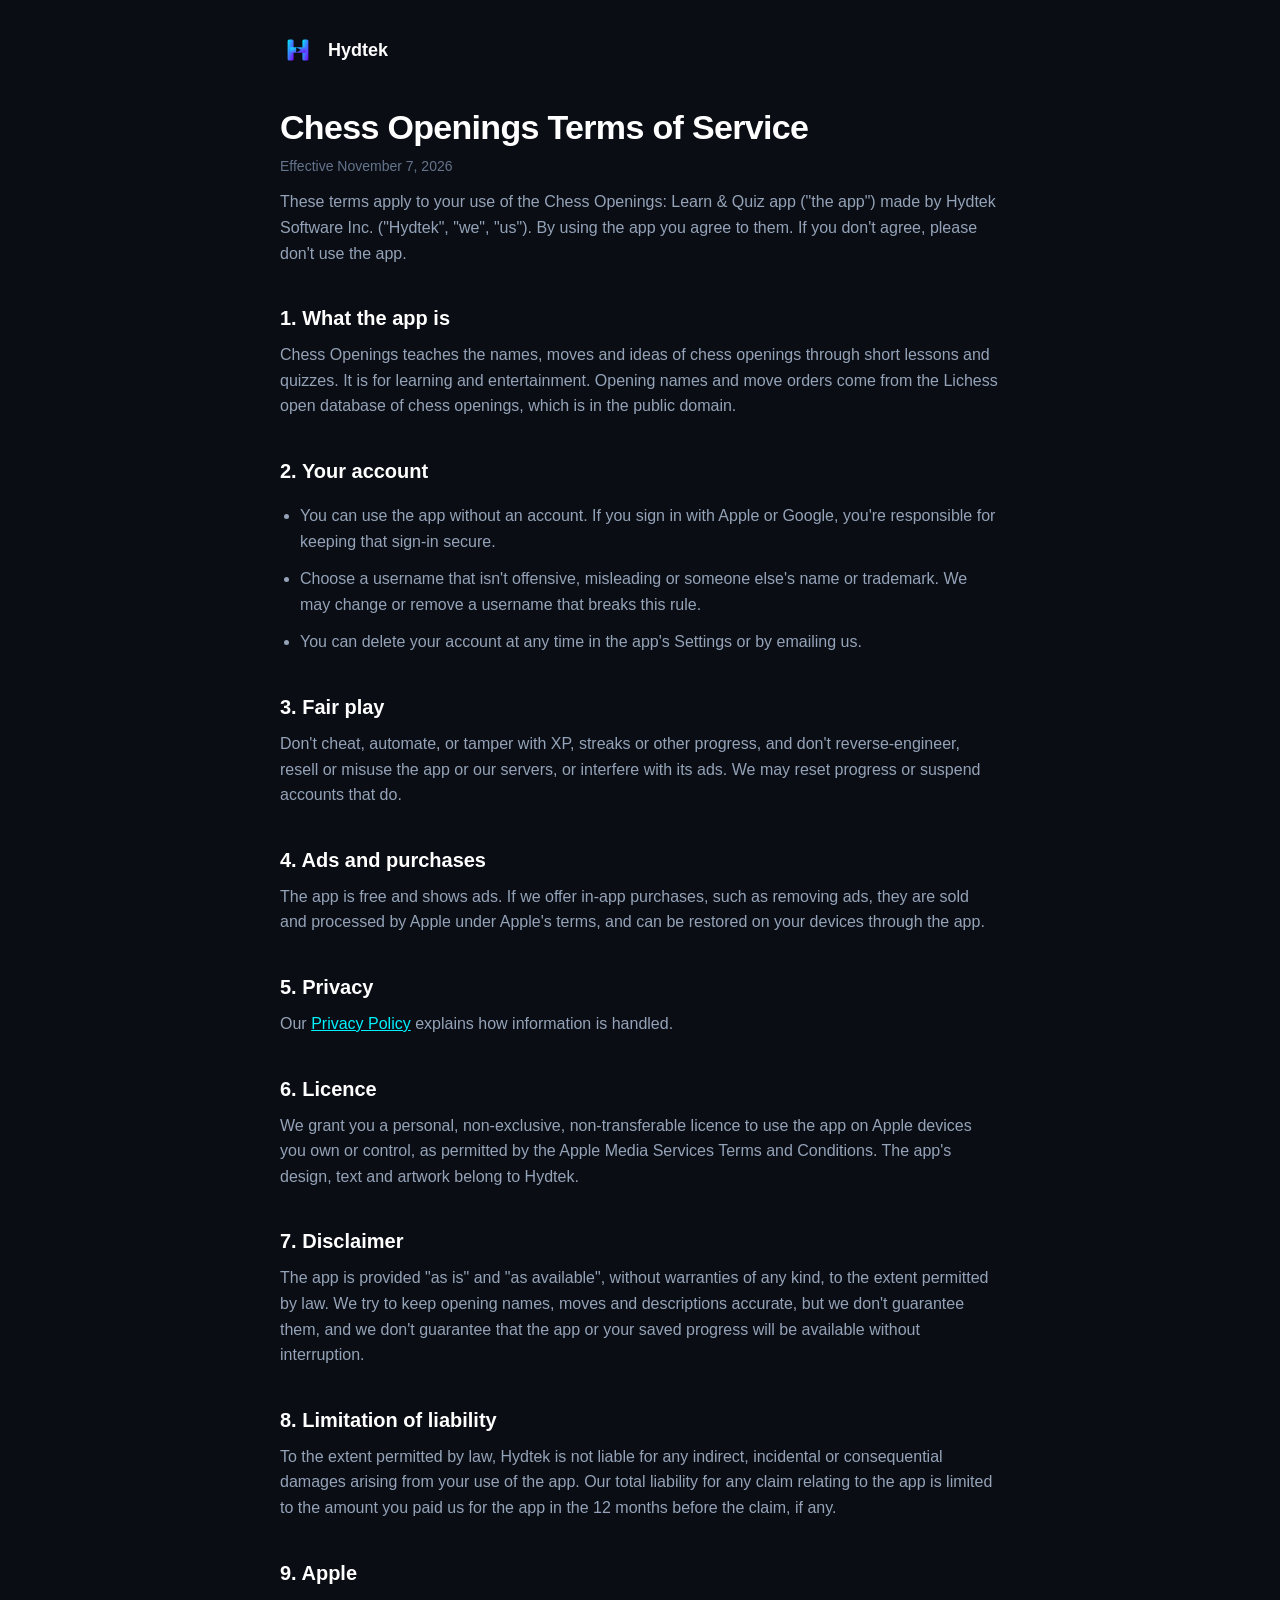
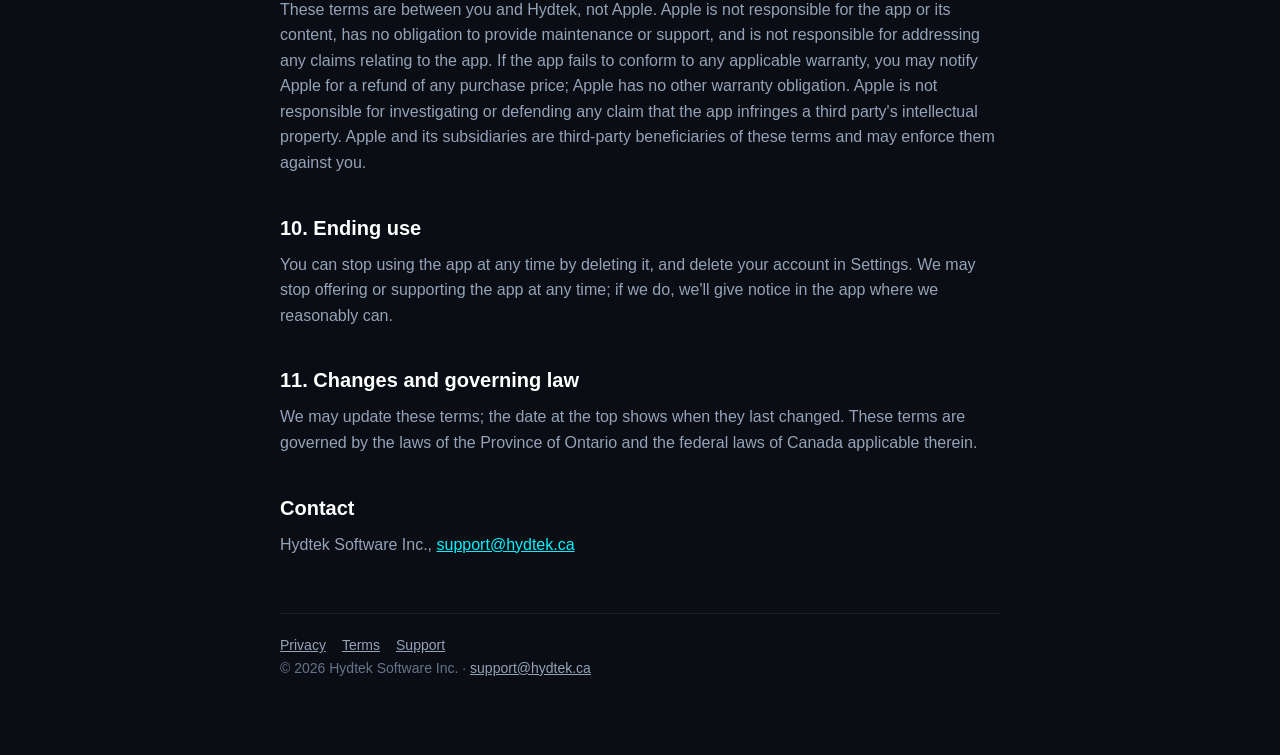
<file: chessopenings/terms/index.html>
<!doctype html>
<html lang="en">
<head>
<meta charset="utf-8">
<meta name="viewport" content="width=device-width, initial-scale=1">
<title>Chess Openings Terms of Service · Hydtek</title>
<meta name="description" content="The terms for using Chess Openings: Learn &amp; Quiz.">
<meta name="color-scheme" content="dark">
<link rel="icon" href="/favicon.svg" type="image/svg+xml">
<link rel="canonical" href="https://hydtek.ca/chessopenings/terms/">
<link rel="stylesheet" href="/style.css">
</head>
<body>
<div class="wrap">
<header class="site"><a href="/"><img class="mark" src="/mark.svg" alt=""> Hydtek</a></header>
<h1>Chess Openings Terms of Service</h1>
<p class="meta">Effective November 7, 2026</p>

<p>These terms apply to your use of the Chess Openings: Learn &amp; Quiz app ("the app") made by Hydtek Software Inc. ("Hydtek", "we", "us"). By using the app you agree to them. If you don't agree, please don't use the app.</p>

<h2>1. What the app is</h2>
<p>Chess Openings teaches the names, moves and ideas of chess openings through short lessons and quizzes. It is for learning and entertainment. Opening names and move orders come from the Lichess open database of chess openings, which is in the public domain.</p>

<h2>2. Your account</h2>
<ul>
<li>You can use the app without an account. If you sign in with Apple or Google, you're responsible for keeping that sign-in secure.</li>
<li>Choose a username that isn't offensive, misleading or someone else's name or trademark. We may change or remove a username that breaks this rule.</li>
<li>You can delete your account at any time in the app's Settings or by emailing us.</li>
</ul>

<h2>3. Fair play</h2>
<p>Don't cheat, automate, or tamper with XP, streaks or other progress, and don't reverse-engineer, resell or misuse the app or our servers, or interfere with its ads. We may reset progress or suspend accounts that do.</p>

<h2>4. Ads and purchases</h2>
<p>The app is free and shows ads. If we offer in-app purchases, such as removing ads, they are sold and processed by Apple under Apple's terms, and can be restored on your devices through the app.</p>

<h2>5. Privacy</h2>
<p>Our <a href="/chessopenings/privacy/">Privacy Policy</a> explains how information is handled.</p>

<h2>6. Licence</h2>
<p>We grant you a personal, non-exclusive, non-transferable licence to use the app on Apple devices you own or control, as permitted by the Apple Media Services Terms and Conditions. The app's design, text and artwork belong to Hydtek.</p>

<h2>7. Disclaimer</h2>
<p>The app is provided "as is" and "as available", without warranties of any kind, to the extent permitted by law. We try to keep opening names, moves and descriptions accurate, but we don't guarantee them, and we don't guarantee that the app or your saved progress will be available without interruption.</p>

<h2>8. Limitation of liability</h2>
<p>To the extent permitted by law, Hydtek is not liable for any indirect, incidental or consequential damages arising from your use of the app. Our total liability for any claim relating to the app is limited to the amount you paid us for the app in the 12 months before the claim, if any.</p>

<h2>9. Apple</h2>
<p>These terms are between you and Hydtek, not Apple. Apple is not responsible for the app or its content, has no obligation to provide maintenance or support, and is not responsible for addressing any claims relating to the app. If the app fails to conform to any applicable warranty, you may notify Apple for a refund of any purchase price; Apple has no other warranty obligation. Apple is not responsible for investigating or defending any claim that the app infringes a third party's intellectual property. Apple and its subsidiaries are third-party beneficiaries of these terms and may enforce them against you.</p>

<h2>10. Ending use</h2>
<p>You can stop using the app at any time by deleting it, and delete your account in Settings. We may stop offering or supporting the app at any time; if we do, we'll give notice in the app where we reasonably can.</p>

<h2>11. Changes and governing law</h2>
<p>We may update these terms; the date at the top shows when they last changed. These terms are governed by the laws of the Province of Ontario and the federal laws of Canada applicable therein.</p>

<h2>Contact</h2>
<p>Hydtek Software Inc., <a href="mailto:support@hydtek.ca">support@hydtek.ca</a></p>
<footer class="site">
<a href="/chessopenings/privacy/">Privacy</a><a href="/chessopenings/terms/">Terms</a><a href="/chessopenings/support/">Support</a>
<p>© 2026 Hydtek Software Inc. · <a href="mailto:support@hydtek.ca">support@hydtek.ca</a></p>
</footer>
</div>
</body>
</html>
</file>
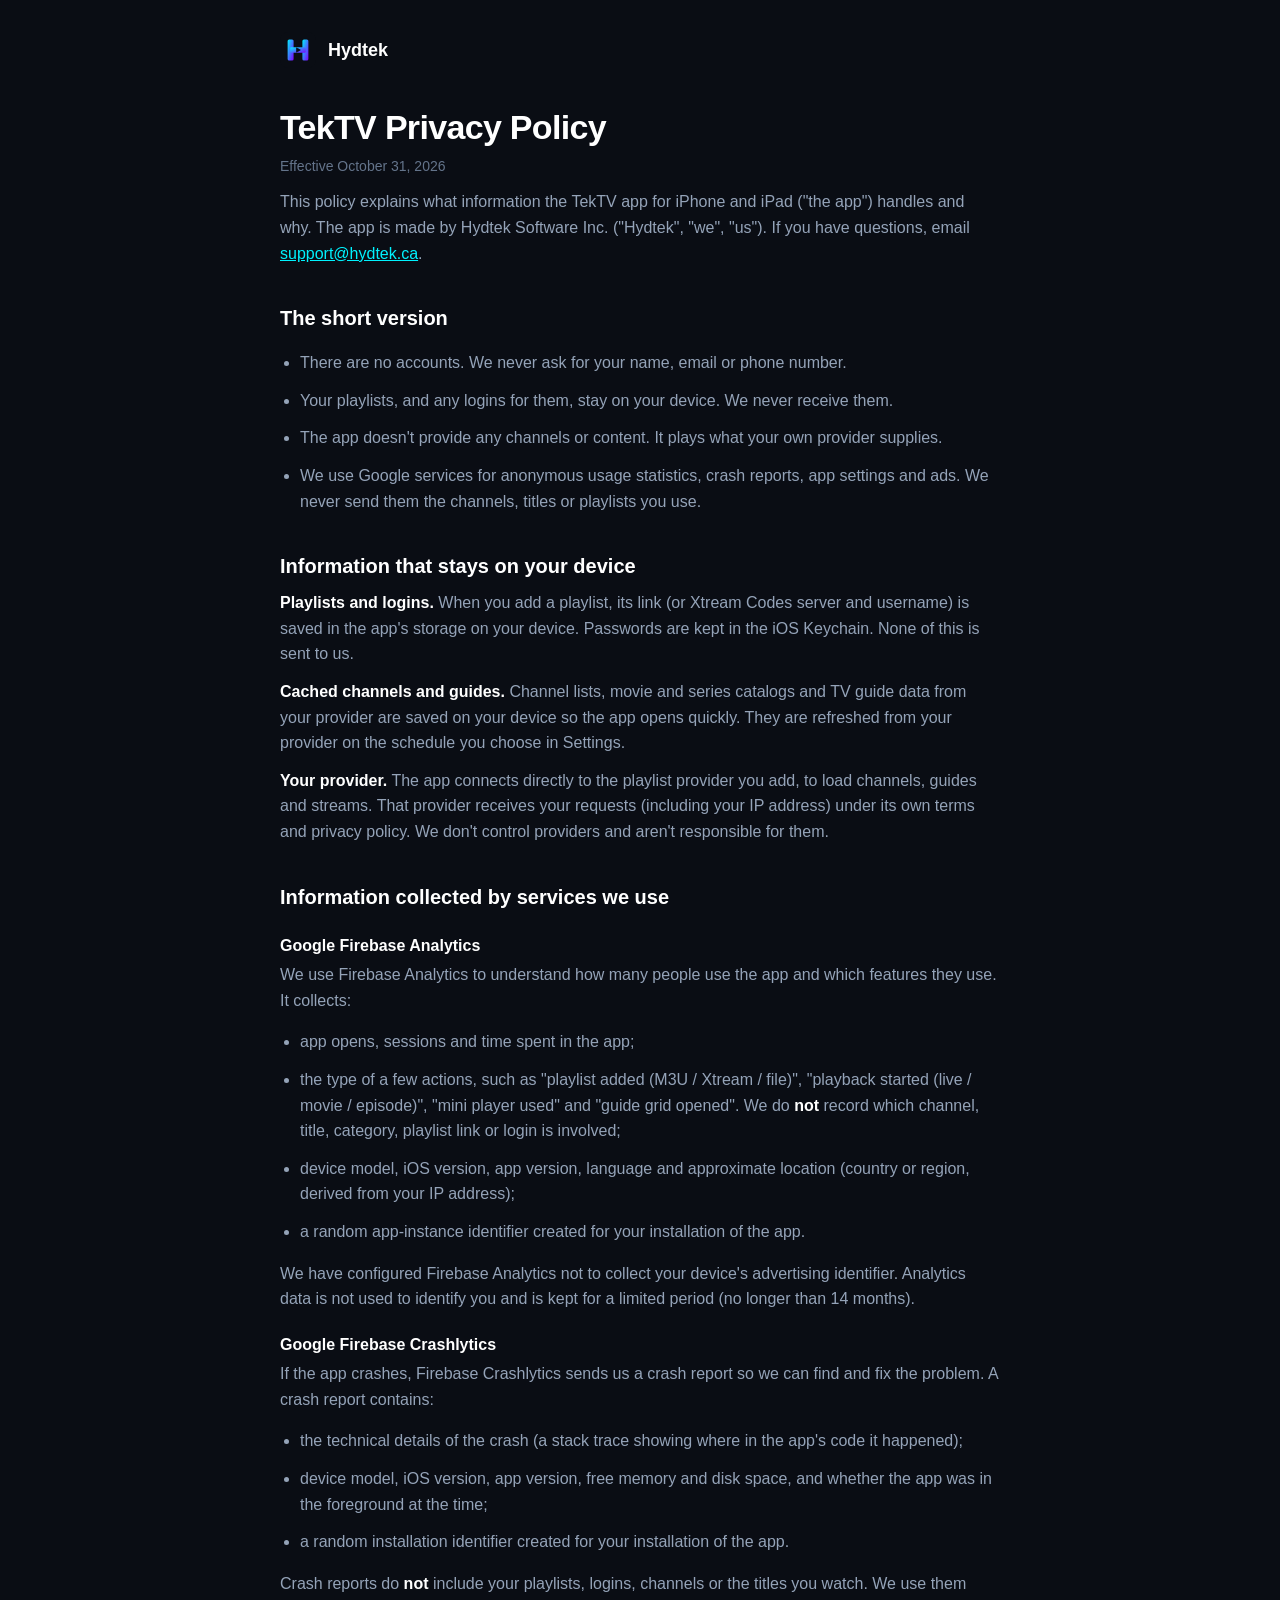
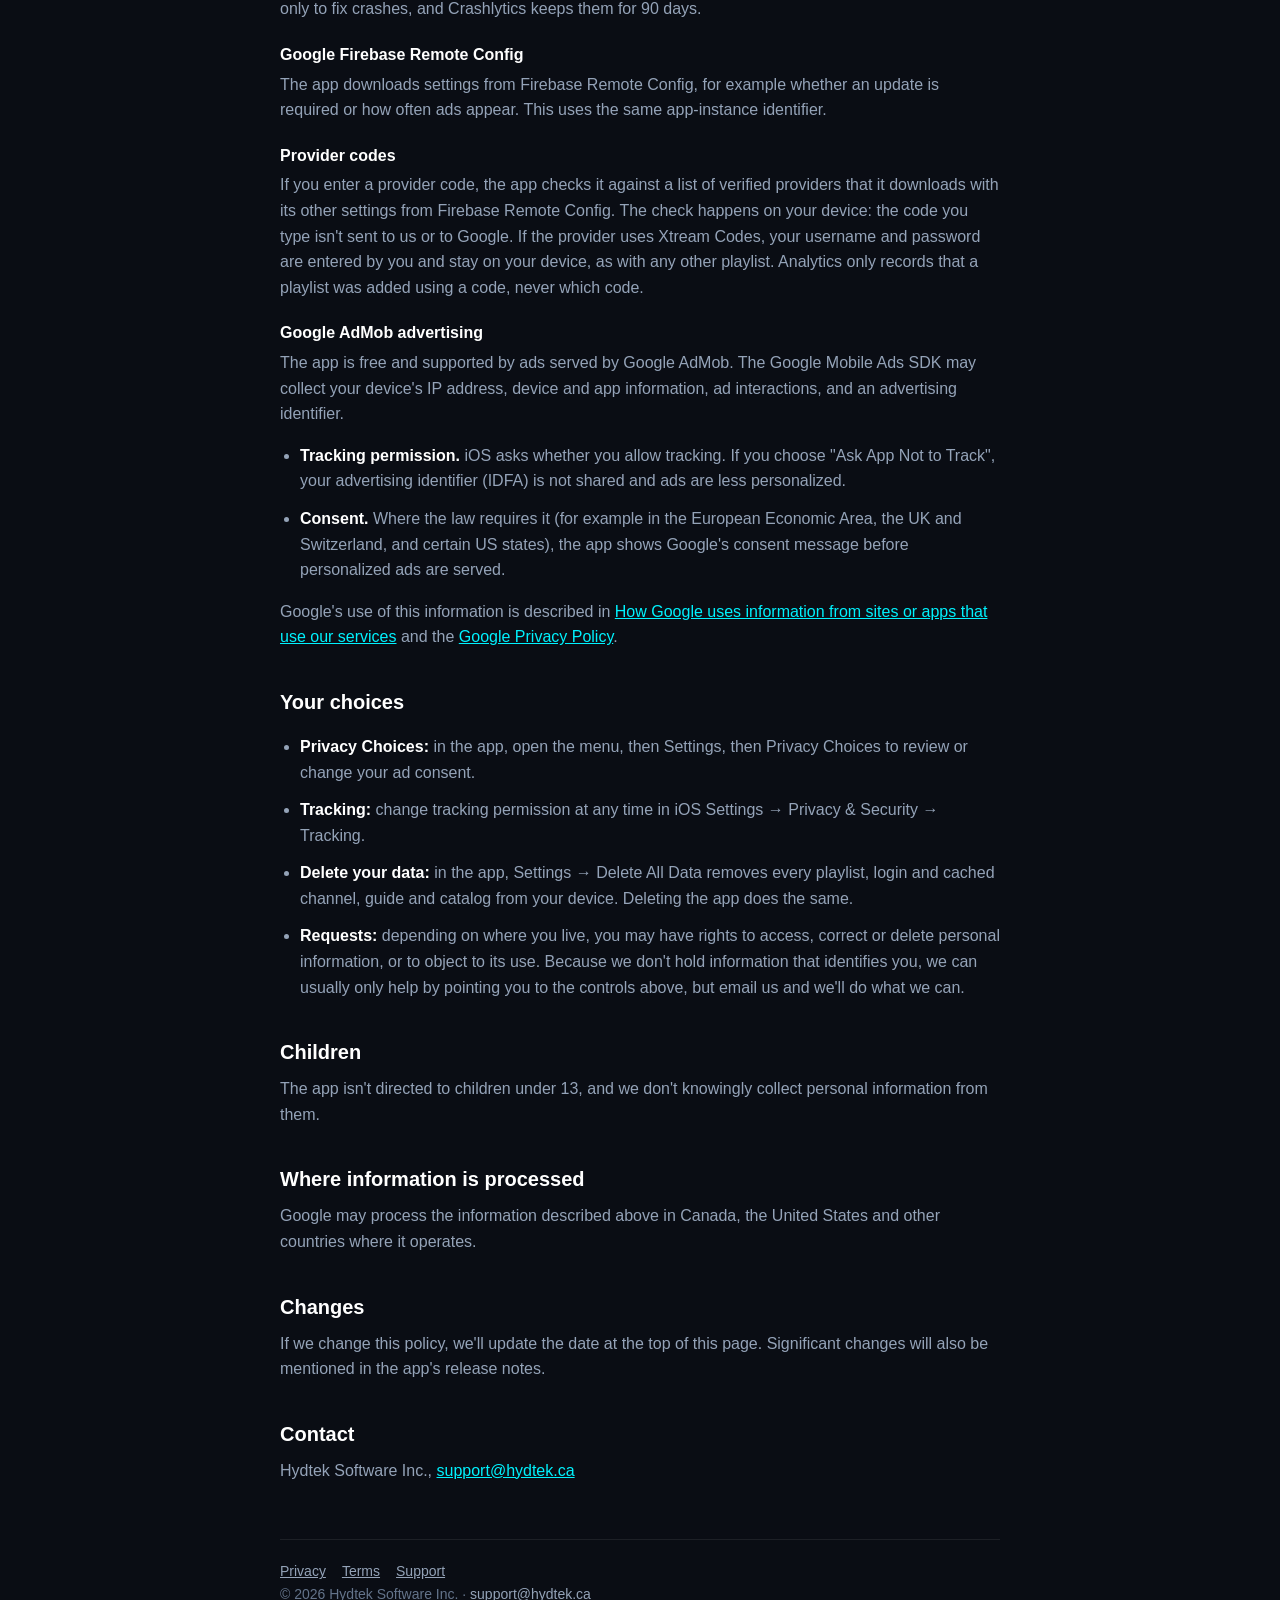
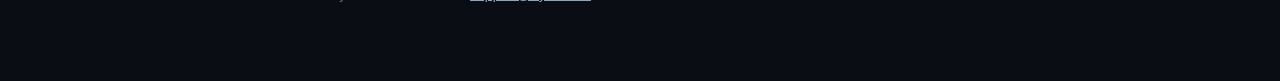
<file: tvplayer/privacy/index.html>
<!doctype html>
<html lang="en">
<head>
<meta charset="utf-8">
<meta name="viewport" content="width=device-width, initial-scale=1">
<title>TekTV Privacy Policy · Hydtek</title>
<meta name="description" content="How TekTV handles your information.">
<meta name="color-scheme" content="dark">
<link rel="icon" href="/favicon.svg" type="image/svg+xml">
<link rel="stylesheet" href="/style.css">
</head>
<body>
<div class="wrap">
<header class="site"><a href="/"><img class="mark" src="/mark.svg" alt=""> Hydtek</a></header>
<h1>TekTV Privacy Policy</h1>
<p class="meta">Effective October 31, 2026</p>

<p>This policy explains what information the TekTV app for iPhone and iPad ("the app") handles and why. The app is made by Hydtek Software Inc. ("Hydtek", "we", "us"). If you have questions, email <a href="mailto:support@hydtek.ca">support@hydtek.ca</a>.</p>

<h2>The short version</h2>
<ul>
<li>There are no accounts. We never ask for your name, email or phone number.</li>
<li>Your playlists, and any logins for them, stay on your device. We never receive them.</li>
<li>The app doesn't provide any channels or content. It plays what your own provider supplies.</li>
<li>We use Google services for anonymous usage statistics, crash reports, app settings and ads. We never send them the channels, titles or playlists you use.</li>
</ul>

<h2>Information that stays on your device</h2>
<p><strong>Playlists and logins.</strong> When you add a playlist, its link (or Xtream Codes server and username) is saved in the app's storage on your device. Passwords are kept in the iOS Keychain. None of this is sent to us.</p>
<p><strong>Cached channels and guides.</strong> Channel lists, movie and series catalogs and TV guide data from your provider are saved on your device so the app opens quickly. They are refreshed from your provider on the schedule you choose in Settings.</p>
<p><strong>Your provider.</strong> The app connects directly to the playlist provider you add, to load channels, guides and streams. That provider receives your requests (including your IP address) under its own terms and privacy policy. We don't control providers and aren't responsible for them.</p>

<h2>Information collected by services we use</h2>
<h3>Google Firebase Analytics</h3>
<p>We use Firebase Analytics to understand how many people use the app and which features they use. It collects:</p>
<ul>
<li>app opens, sessions and time spent in the app;</li>
<li>the type of a few actions, such as "playlist added (M3U / Xtream / file)", "playback started (live / movie / episode)", "mini player used" and "guide grid opened". We do <strong>not</strong> record which channel, title, category, playlist link or login is involved;</li>
<li>device model, iOS version, app version, language and approximate location (country or region, derived from your IP address);</li>
<li>a random app-instance identifier created for your installation of the app.</li>
</ul>
<p>We have configured Firebase Analytics not to collect your device's advertising identifier. Analytics data is not used to identify you and is kept for a limited period (no longer than 14 months).</p>

<h3>Google Firebase Crashlytics</h3>
<p>If the app crashes, Firebase Crashlytics sends us a crash report so we can find and fix the problem. A crash report contains:</p>
<ul>
<li>the technical details of the crash (a stack trace showing where in the app's code it happened);</li>
<li>device model, iOS version, app version, free memory and disk space, and whether the app was in the foreground at the time;</li>
<li>a random installation identifier created for your installation of the app.</li>
</ul>
<p>Crash reports do <strong>not</strong> include your playlists, logins, channels or the titles you watch. We use them only to fix crashes, and Crashlytics keeps them for 90 days.</p>

<h3>Google Firebase Remote Config</h3>
<p>The app downloads settings from Firebase Remote Config, for example whether an update is required or how often ads appear. This uses the same app-instance identifier.</p>

<h3>Provider codes</h3>
<p>If you enter a provider code, the app checks it against a list of verified providers that it downloads with its other settings from Firebase Remote Config. The check happens on your device: the code you type isn't sent to us or to Google. If the provider uses Xtream Codes, your username and password are entered by you and stay on your device, as with any other playlist. Analytics only records that a playlist was added using a code, never which code.</p>

<h3>Google AdMob advertising</h3>
<p>The app is free and supported by ads served by Google AdMob. The Google Mobile Ads SDK may collect your device's IP address, device and app information, ad interactions, and an advertising identifier.</p>
<ul>
<li><strong>Tracking permission.</strong> iOS asks whether you allow tracking. If you choose "Ask App Not to Track", your advertising identifier (IDFA) is not shared and ads are less personalized.</li>
<li><strong>Consent.</strong> Where the law requires it (for example in the European Economic Area, the UK and Switzerland, and certain US states), the app shows Google's consent message before personalized ads are served.</li>
</ul>
<p>Google's use of this information is described in <a href="https://policies.google.com/technologies/partner-sites">How Google uses information from sites or apps that use our services</a> and the <a href="https://policies.google.com/privacy">Google Privacy Policy</a>.</p>

<h2>Your choices</h2>
<ul>
<li><strong>Privacy Choices:</strong> in the app, open the menu, then Settings, then Privacy Choices to review or change your ad consent.</li>
<li><strong>Tracking:</strong> change tracking permission at any time in iOS Settings → Privacy &amp; Security → Tracking.</li>
<li><strong>Delete your data:</strong> in the app, Settings → Delete All Data removes every playlist, login and cached channel, guide and catalog from your device. Deleting the app does the same.</li>
<li><strong>Requests:</strong> depending on where you live, you may have rights to access, correct or delete personal information, or to object to its use. Because we don't hold information that identifies you, we can usually only help by pointing you to the controls above, but email us and we'll do what we can.</li>
</ul>

<h2>Children</h2>
<p>The app isn't directed to children under 13, and we don't knowingly collect personal information from them.</p>

<h2>Where information is processed</h2>
<p>Google may process the information described above in Canada, the United States and other countries where it operates.</p>

<h2>Changes</h2>
<p>If we change this policy, we'll update the date at the top of this page. Significant changes will also be mentioned in the app's release notes.</p>

<h2>Contact</h2>
<p>Hydtek Software Inc., <a href="mailto:support@hydtek.ca">support@hydtek.ca</a></p>
<footer class="site">
<a href="/tvplayer/privacy/">Privacy</a><a href="/tvplayer/terms/">Terms</a><a href="/tvplayer/support/">Support</a>
<p>© 2026 Hydtek Software Inc. · <a href="mailto:support@hydtek.ca">support@hydtek.ca</a></p>
</footer>
</div>
</body>
</html>
</file>
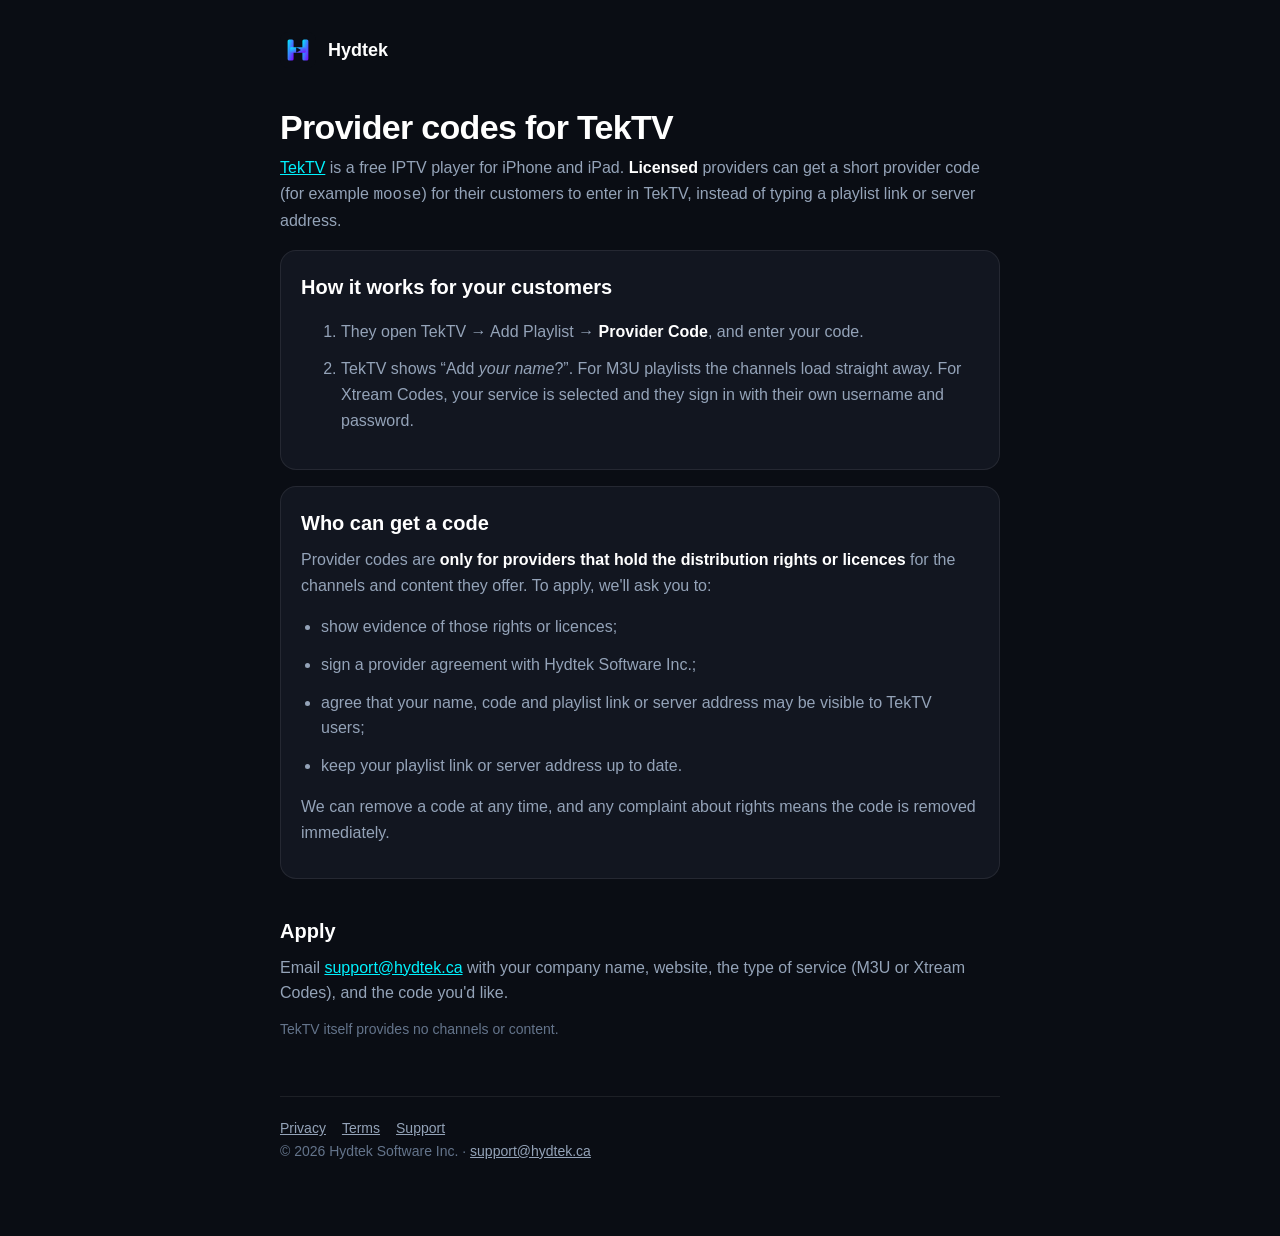
<file: tvplayer/provider-codes/index.html>
<!doctype html>
<html lang="en">
<head>
<meta charset="utf-8">
<meta name="viewport" content="width=device-width, initial-scale=1">
<title>Provider codes for TekTV · Hydtek</title>
<meta name="description" content="Licensed TV providers can get a short TekTV provider code for their customers.">
<meta name="color-scheme" content="dark">
<link rel="canonical" href="https://hydtek.ca/tvplayer/provider-codes/">
<link rel="icon" href="/favicon.svg" type="image/svg+xml">
<link rel="stylesheet" href="/style.css">
</head>
<body>
<div class="wrap">
<header class="site"><a href="/"><img class="mark" src="/mark.svg" alt=""> Hydtek</a></header>
<h1>Provider codes for TekTV</h1>
<p><a href="/tvplayer/">TekTV</a> is a free IPTV player for iPhone and iPad. <strong>Licensed</strong> providers can get a short provider code (for example <code>moose</code>) for their customers to enter in TekTV, instead of typing a playlist link or server address.</p>

<div class="card">
<h2>How it works for your customers</h2>
<ol>
<li>They open TekTV → Add Playlist → <strong>Provider Code</strong>, and enter your code.</li>
<li>TekTV shows “Add <em>your name</em>?”. For M3U playlists the channels load straight away. For Xtream Codes, your service is selected and they sign in with their own username and password.</li>
</ol>
</div>

<div class="card">
<h2>Who can get a code</h2>
<p>Provider codes are <strong>only for providers that hold the distribution rights or licences</strong> for the channels and content they offer. To apply, we'll ask you to:</p>
<ul>
<li>show evidence of those rights or licences;</li>
<li>sign a provider agreement with Hydtek Software Inc.;</li>
<li>agree that your name, code and playlist link or server address may be visible to TekTV users;</li>
<li>keep your playlist link or server address up to date.</li>
</ul>
<p>We can remove a code at any time, and any complaint about rights means the code is removed immediately.</p>
</div>

<h2>Apply</h2>
<p>Email <a href="mailto:support@hydtek.ca">support@hydtek.ca</a> with your company name, website, the type of service (M3U or Xtream Codes), and the code you'd like.</p>
<p class="meta">TekTV itself provides no channels or content.</p>

<footer class="site">
<a href="/tvplayer/privacy/">Privacy</a><a href="/tvplayer/terms/">Terms</a><a href="/tvplayer/support/">Support</a>
<p>© 2026 Hydtek Software Inc. · <a href="mailto:support@hydtek.ca">support@hydtek.ca</a></p>
</footer>
</div>
</body>
</html>
</file>
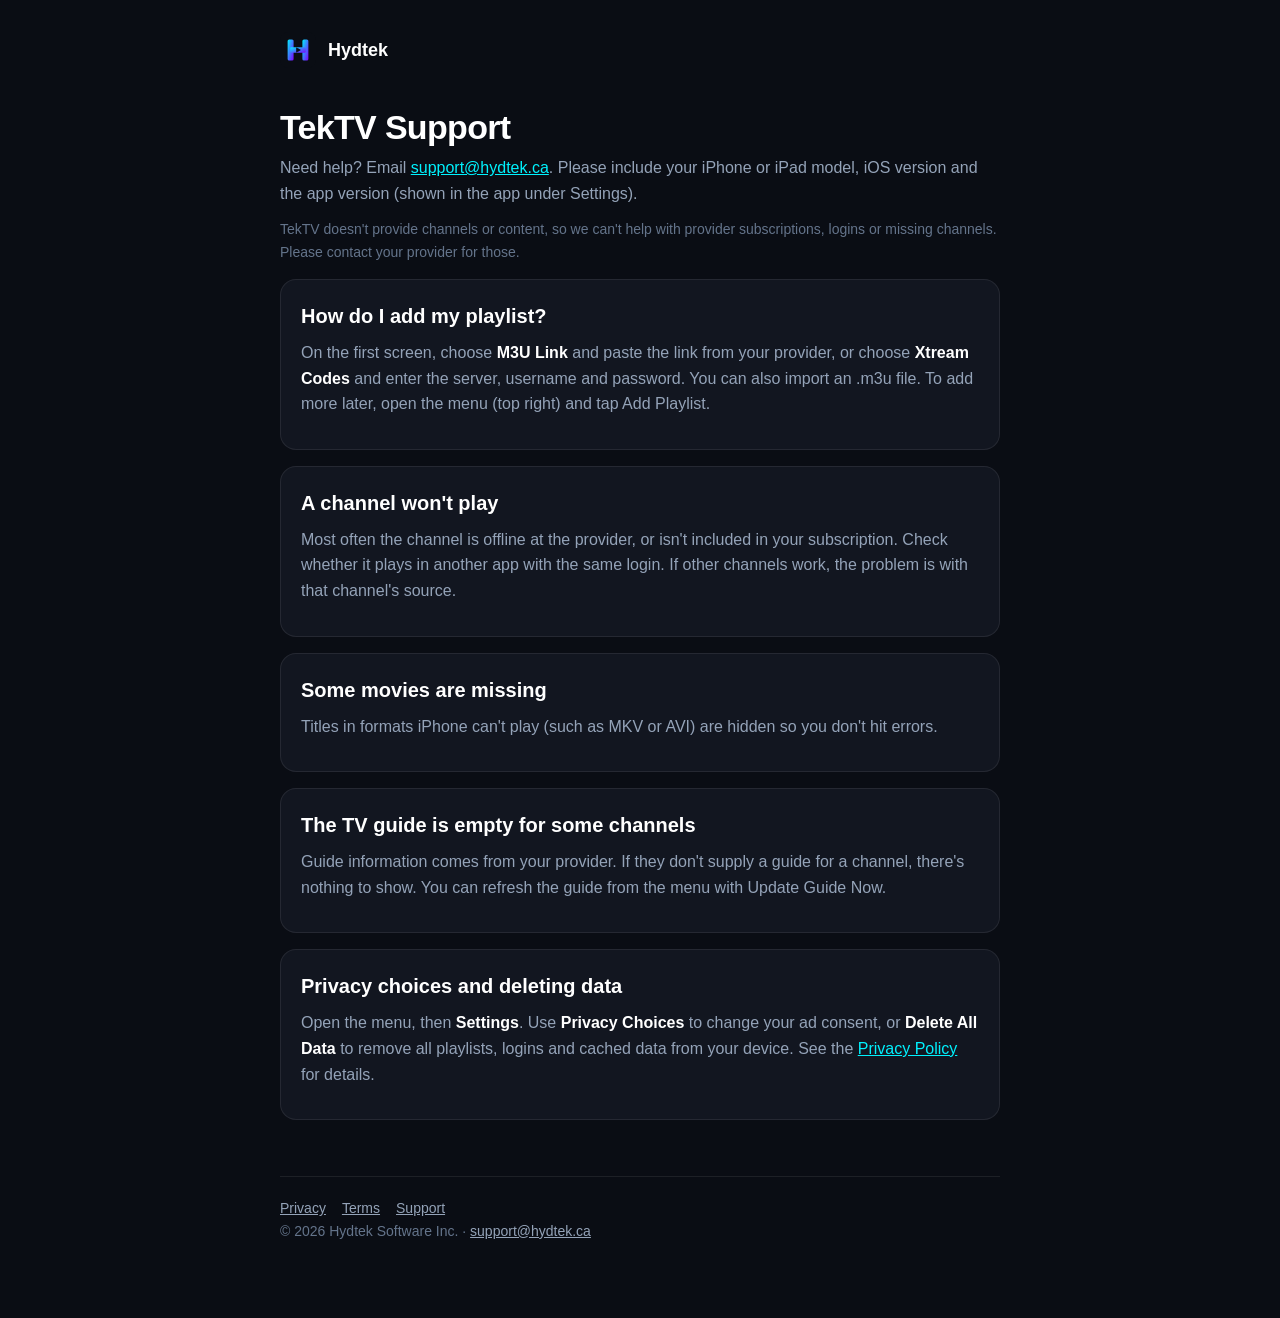
<file: tvplayer/support/index.html>
<!doctype html>
<html lang="en">
<head>
<meta charset="utf-8">
<meta name="viewport" content="width=device-width, initial-scale=1">
<title>TekTV Support · Hydtek</title>
<meta name="description" content="Help with TekTV.">
<meta name="color-scheme" content="dark">
<link rel="icon" href="/favicon.svg" type="image/svg+xml">
<link rel="stylesheet" href="/style.css">
</head>
<body>
<div class="wrap">
<header class="site"><a href="/"><img class="mark" src="/mark.svg" alt=""> Hydtek</a></header>
<h1>TekTV Support</h1>
<p>Need help? Email <a href="mailto:support@hydtek.ca">support@hydtek.ca</a>. Please include your iPhone or iPad model, iOS version and the app version (shown in the app under Settings).</p>
<p class="meta">TekTV doesn't provide channels or content, so we can't help with provider subscriptions, logins or missing channels. Please contact your provider for those.</p>

<div class="card">
<h2>How do I add my playlist?</h2>
<p>On the first screen, choose <strong>M3U Link</strong> and paste the link from your provider, or choose <strong>Xtream Codes</strong> and enter the server, username and password. You can also import an .m3u file. To add more later, open the menu (top right) and tap Add Playlist.</p>
</div>

<div class="card">
<h2>A channel won't play</h2>
<p>Most often the channel is offline at the provider, or isn't included in your subscription. Check whether it plays in another app with the same login. If other channels work, the problem is with that channel's source.</p>
</div>

<div class="card">
<h2>Some movies are missing</h2>
<p>Titles in formats iPhone can't play (such as MKV or AVI) are hidden so you don't hit errors.</p>
</div>

<div class="card">
<h2>The TV guide is empty for some channels</h2>
<p>Guide information comes from your provider. If they don't supply a guide for a channel, there's nothing to show. You can refresh the guide from the menu with Update Guide Now.</p>
</div>

<div class="card">
<h2>Privacy choices and deleting data</h2>
<p>Open the menu, then <strong>Settings</strong>. Use <strong>Privacy Choices</strong> to change your ad consent, or <strong>Delete All Data</strong> to remove all playlists, logins and cached data from your device. See the <a href="/tvplayer/privacy/">Privacy Policy</a> for details.</p>
</div>
<footer class="site">
<a href="/tvplayer/privacy/">Privacy</a><a href="/tvplayer/terms/">Terms</a><a href="/tvplayer/support/">Support</a>
<p>© 2026 Hydtek Software Inc. · <a href="mailto:support@hydtek.ca">support@hydtek.ca</a></p>
</footer>
</div>
</body>
</html>
</file>
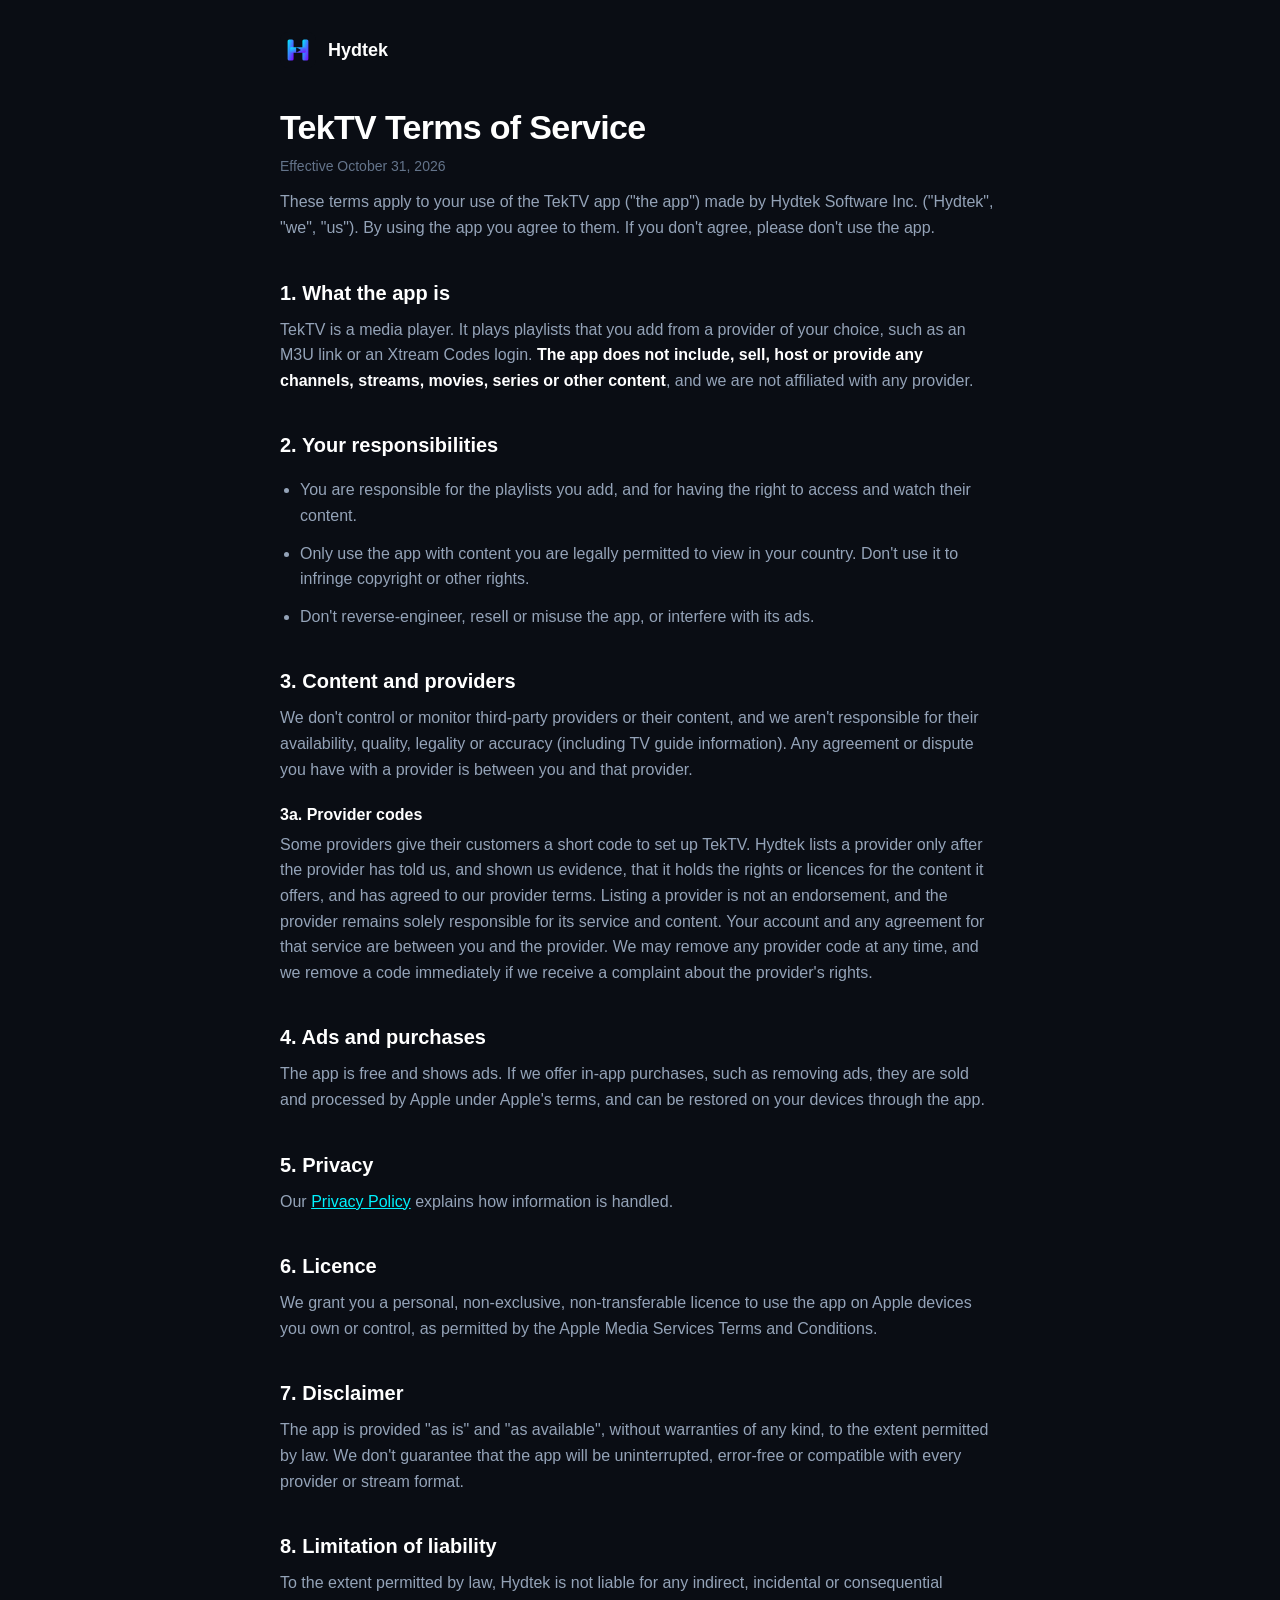
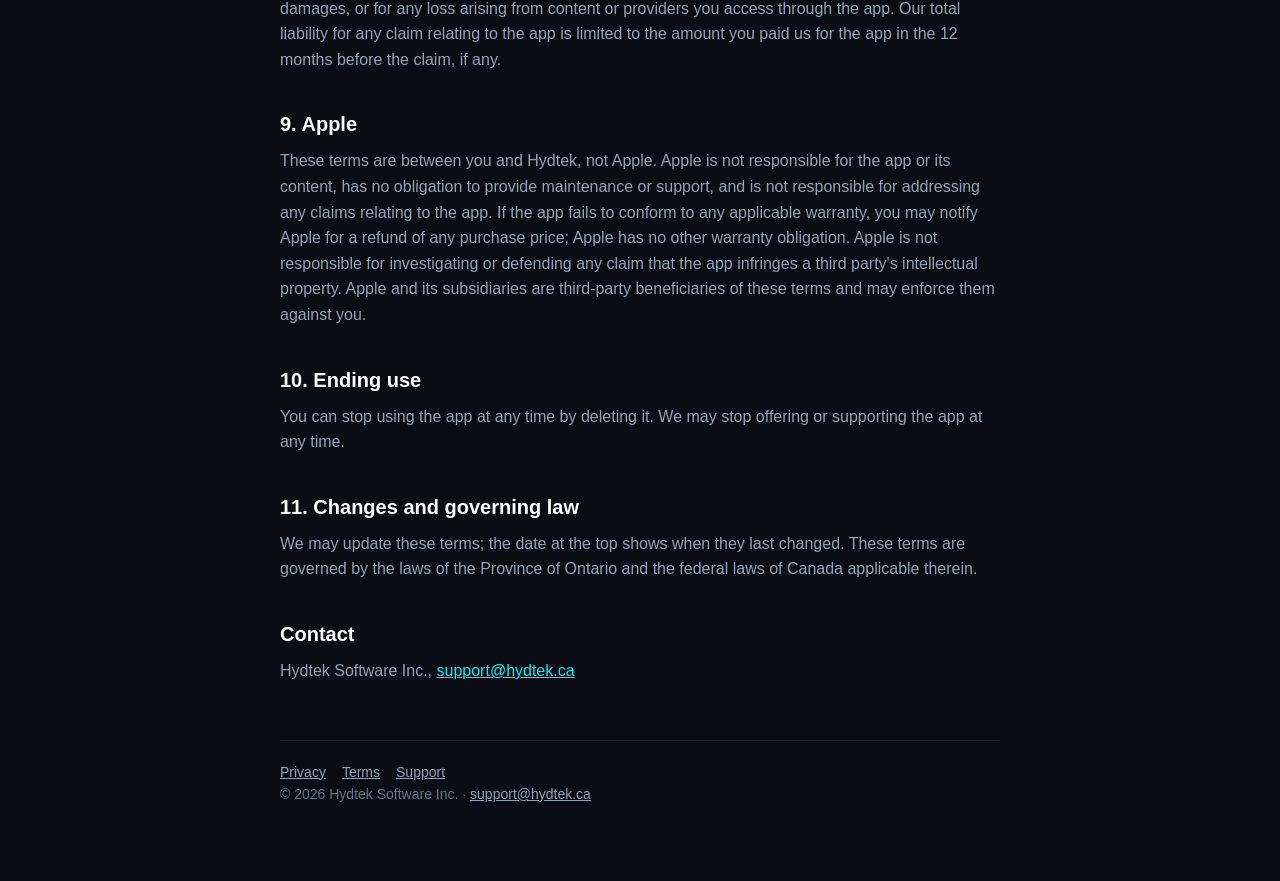
<file: tvplayer/terms/index.html>
<!doctype html>
<html lang="en">
<head>
<meta charset="utf-8">
<meta name="viewport" content="width=device-width, initial-scale=1">
<title>TekTV Terms of Service · Hydtek</title>
<meta name="description" content="The terms for using TekTV.">
<meta name="color-scheme" content="dark">
<link rel="icon" href="/favicon.svg" type="image/svg+xml">
<link rel="stylesheet" href="/style.css">
</head>
<body>
<div class="wrap">
<header class="site"><a href="/"><img class="mark" src="/mark.svg" alt=""> Hydtek</a></header>
<h1>TekTV Terms of Service</h1>
<p class="meta">Effective October 31, 2026</p>

<p>These terms apply to your use of the TekTV app ("the app") made by Hydtek Software Inc. ("Hydtek", "we", "us"). By using the app you agree to them. If you don't agree, please don't use the app.</p>

<h2>1. What the app is</h2>
<p>TekTV is a media player. It plays playlists that you add from a provider of your choice, such as an M3U link or an Xtream Codes login. <strong>The app does not include, sell, host or provide any channels, streams, movies, series or other content</strong>, and we are not affiliated with any provider.</p>

<h2>2. Your responsibilities</h2>
<ul>
<li>You are responsible for the playlists you add, and for having the right to access and watch their content.</li>
<li>Only use the app with content you are legally permitted to view in your country. Don't use it to infringe copyright or other rights.</li>
<li>Don't reverse-engineer, resell or misuse the app, or interfere with its ads.</li>
</ul>

<h2>3. Content and providers</h2>
<p>We don't control or monitor third-party providers or their content, and we aren't responsible for their availability, quality, legality or accuracy (including TV guide information). Any agreement or dispute you have with a provider is between you and that provider.</p>

<h3>3a. Provider codes</h3>
<p>Some providers give their customers a short code to set up TekTV. Hydtek lists a provider only after the provider has told us, and shown us evidence, that it holds the rights or licences for the content it offers, and has agreed to our provider terms. Listing a provider is not an endorsement, and the provider remains solely responsible for its service and content. Your account and any agreement for that service are between you and the provider. We may remove any provider code at any time, and we remove a code immediately if we receive a complaint about the provider's rights.</p>

<h2>4. Ads and purchases</h2>
<p>The app is free and shows ads. If we offer in-app purchases, such as removing ads, they are sold and processed by Apple under Apple's terms, and can be restored on your devices through the app.</p>

<h2>5. Privacy</h2>
<p>Our <a href="/tvplayer/privacy/">Privacy Policy</a> explains how information is handled.</p>

<h2>6. Licence</h2>
<p>We grant you a personal, non-exclusive, non-transferable licence to use the app on Apple devices you own or control, as permitted by the Apple Media Services Terms and Conditions.</p>

<h2>7. Disclaimer</h2>
<p>The app is provided "as is" and "as available", without warranties of any kind, to the extent permitted by law. We don't guarantee that the app will be uninterrupted, error-free or compatible with every provider or stream format.</p>

<h2>8. Limitation of liability</h2>
<p>To the extent permitted by law, Hydtek is not liable for any indirect, incidental or consequential damages, or for any loss arising from content or providers you access through the app. Our total liability for any claim relating to the app is limited to the amount you paid us for the app in the 12 months before the claim, if any.</p>

<h2>9. Apple</h2>
<p>These terms are between you and Hydtek, not Apple. Apple is not responsible for the app or its content, has no obligation to provide maintenance or support, and is not responsible for addressing any claims relating to the app. If the app fails to conform to any applicable warranty, you may notify Apple for a refund of any purchase price; Apple has no other warranty obligation. Apple is not responsible for investigating or defending any claim that the app infringes a third party's intellectual property. Apple and its subsidiaries are third-party beneficiaries of these terms and may enforce them against you.</p>

<h2>10. Ending use</h2>
<p>You can stop using the app at any time by deleting it. We may stop offering or supporting the app at any time.</p>

<h2>11. Changes and governing law</h2>
<p>We may update these terms; the date at the top shows when they last changed. These terms are governed by the laws of the Province of Ontario and the federal laws of Canada applicable therein.</p>

<h2>Contact</h2>
<p>Hydtek Software Inc., <a href="mailto:support@hydtek.ca">support@hydtek.ca</a></p>
<footer class="site">
<a href="/tvplayer/privacy/">Privacy</a><a href="/tvplayer/terms/">Terms</a><a href="/tvplayer/support/">Support</a>
<p>© 2026 Hydtek Software Inc. · <a href="mailto:support@hydtek.ca">support@hydtek.ca</a></p>
</footer>
</div>
</body>
</html>
</file>
<file: style.css>
:root {
  --canvas: #0a0d14;
  --surface: #121620;
  --raised: #1a202e;
  --cyan: #00f2fe;
  --violet: #7f00ff;
  --text: #ffffff;
  --text-2: #94a3b8;
  --muted: #64748b;
  --border: rgba(255, 255, 255, 0.08);
}
* { box-sizing: border-box; }
html { -webkit-text-size-adjust: 100%; }
body {
  margin: 0;
  background: var(--canvas);
  color: var(--text-2);
  font: 16px/1.6 -apple-system, BlinkMacSystemFont, "Inter", "Segoe UI", Roboto, sans-serif;
}
a { color: var(--cyan); }
.wrap { max-width: 760px; margin: 0 auto; padding: 32px 20px 64px; }
header.site { display: flex; align-items: center; gap: 12px; margin-bottom: 40px; }
header.site a { display: flex; align-items: center; gap: 12px; color: var(--text); text-decoration: none; font-weight: 700; font-size: 18px; }
.mark { width: 36px; height: 36px; flex: none; }
h1 { color: var(--text); font-size: 34px; line-height: 1.15; letter-spacing: -0.02em; margin: 0 0 8px; }
h2 { color: var(--text); font-size: 20px; margin: 36px 0 8px; }
h3 { color: var(--text); font-size: 16px; margin: 20px 0 4px; }
p, li { margin: 0 0 12px; }
ul { padding-left: 20px; }
strong { color: var(--text); }
.meta { color: var(--muted); font-size: 14px; }
.card {
  background: var(--surface);
  border: 1px solid var(--border);
  border-radius: 16px;
  padding: 20px;
  margin: 16px 0;
}
.card h2 { margin-top: 0; }
nav.links { display: flex; flex-wrap: wrap; gap: 8px 16px; margin-top: 8px; }
footer.site { margin-top: 56px; padding-top: 20px; border-top: 1px solid var(--border); font-size: 14px; color: var(--muted); }
footer.site a { color: var(--text-2); margin-right: 16px; }
.hero { padding: 40px 0 8px; }
.hero .mark { width: 72px; height: 72px; margin-bottom: 20px; }
</file>
